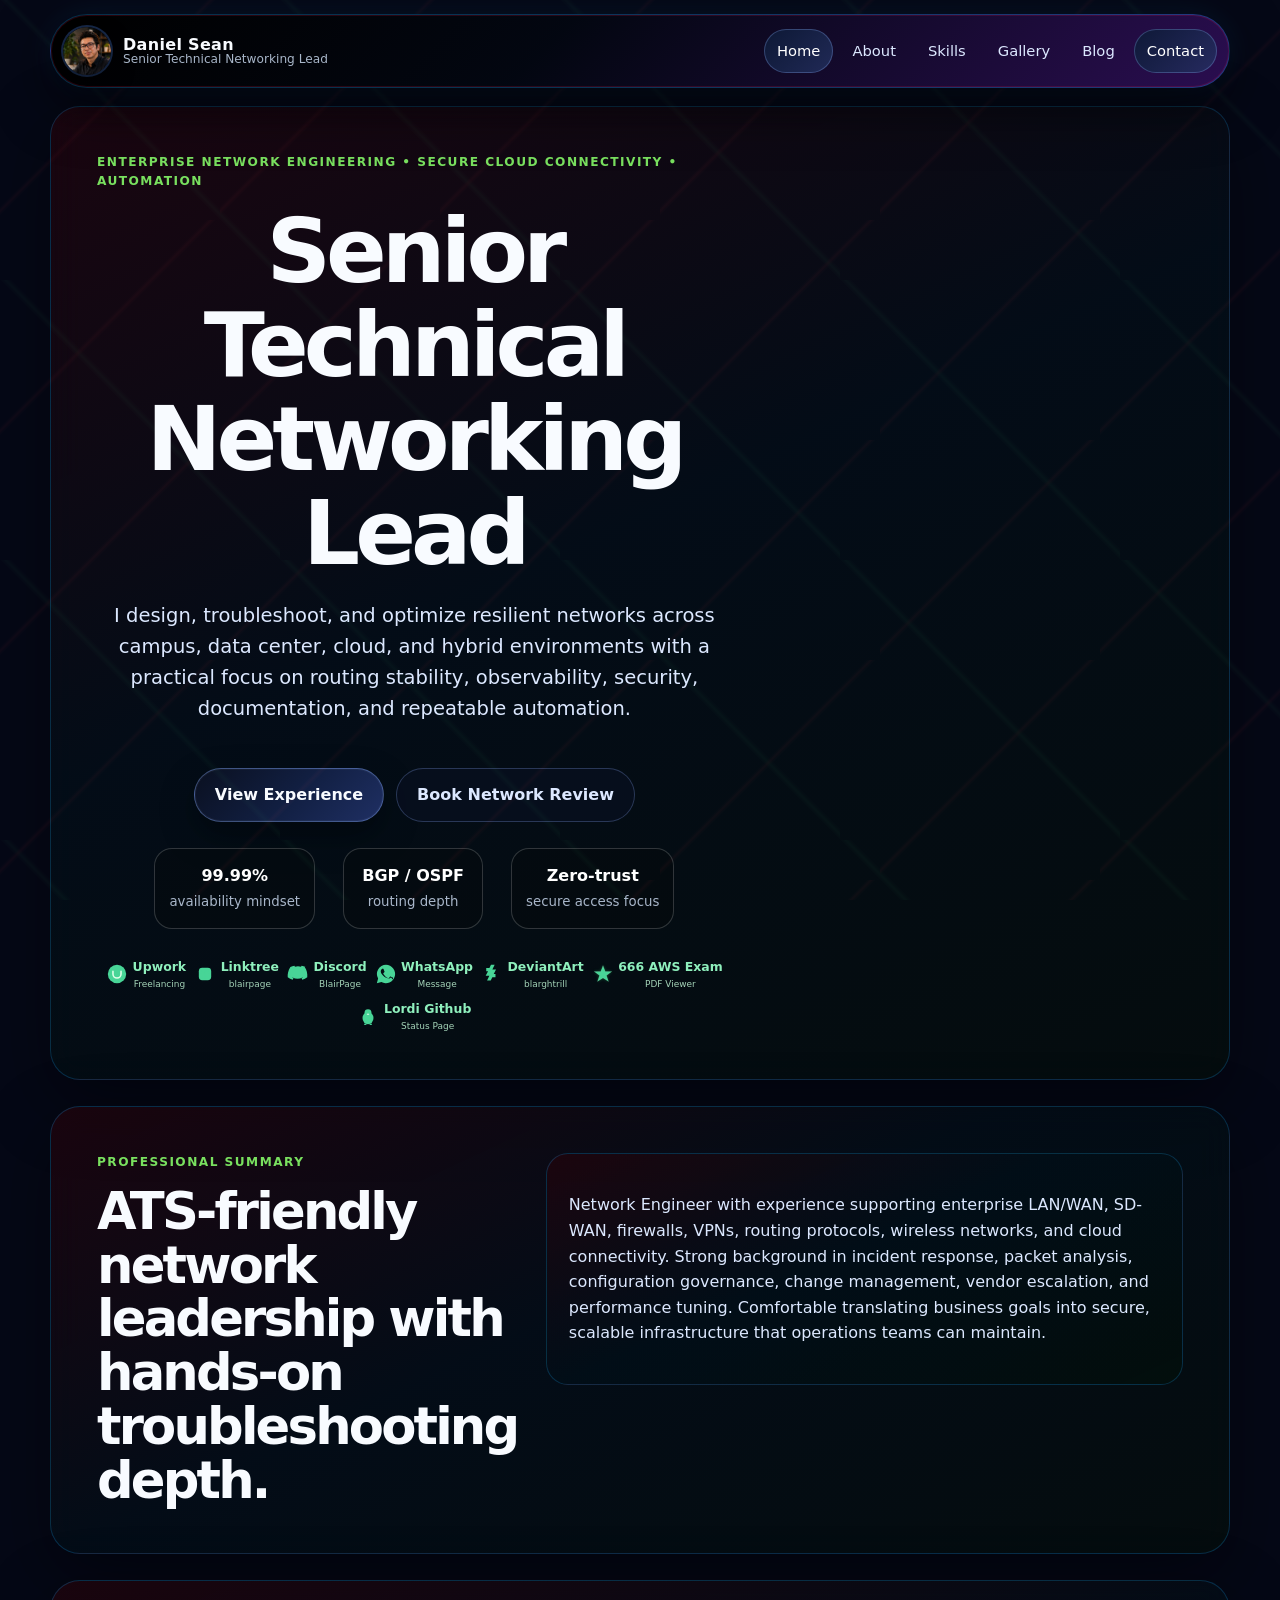
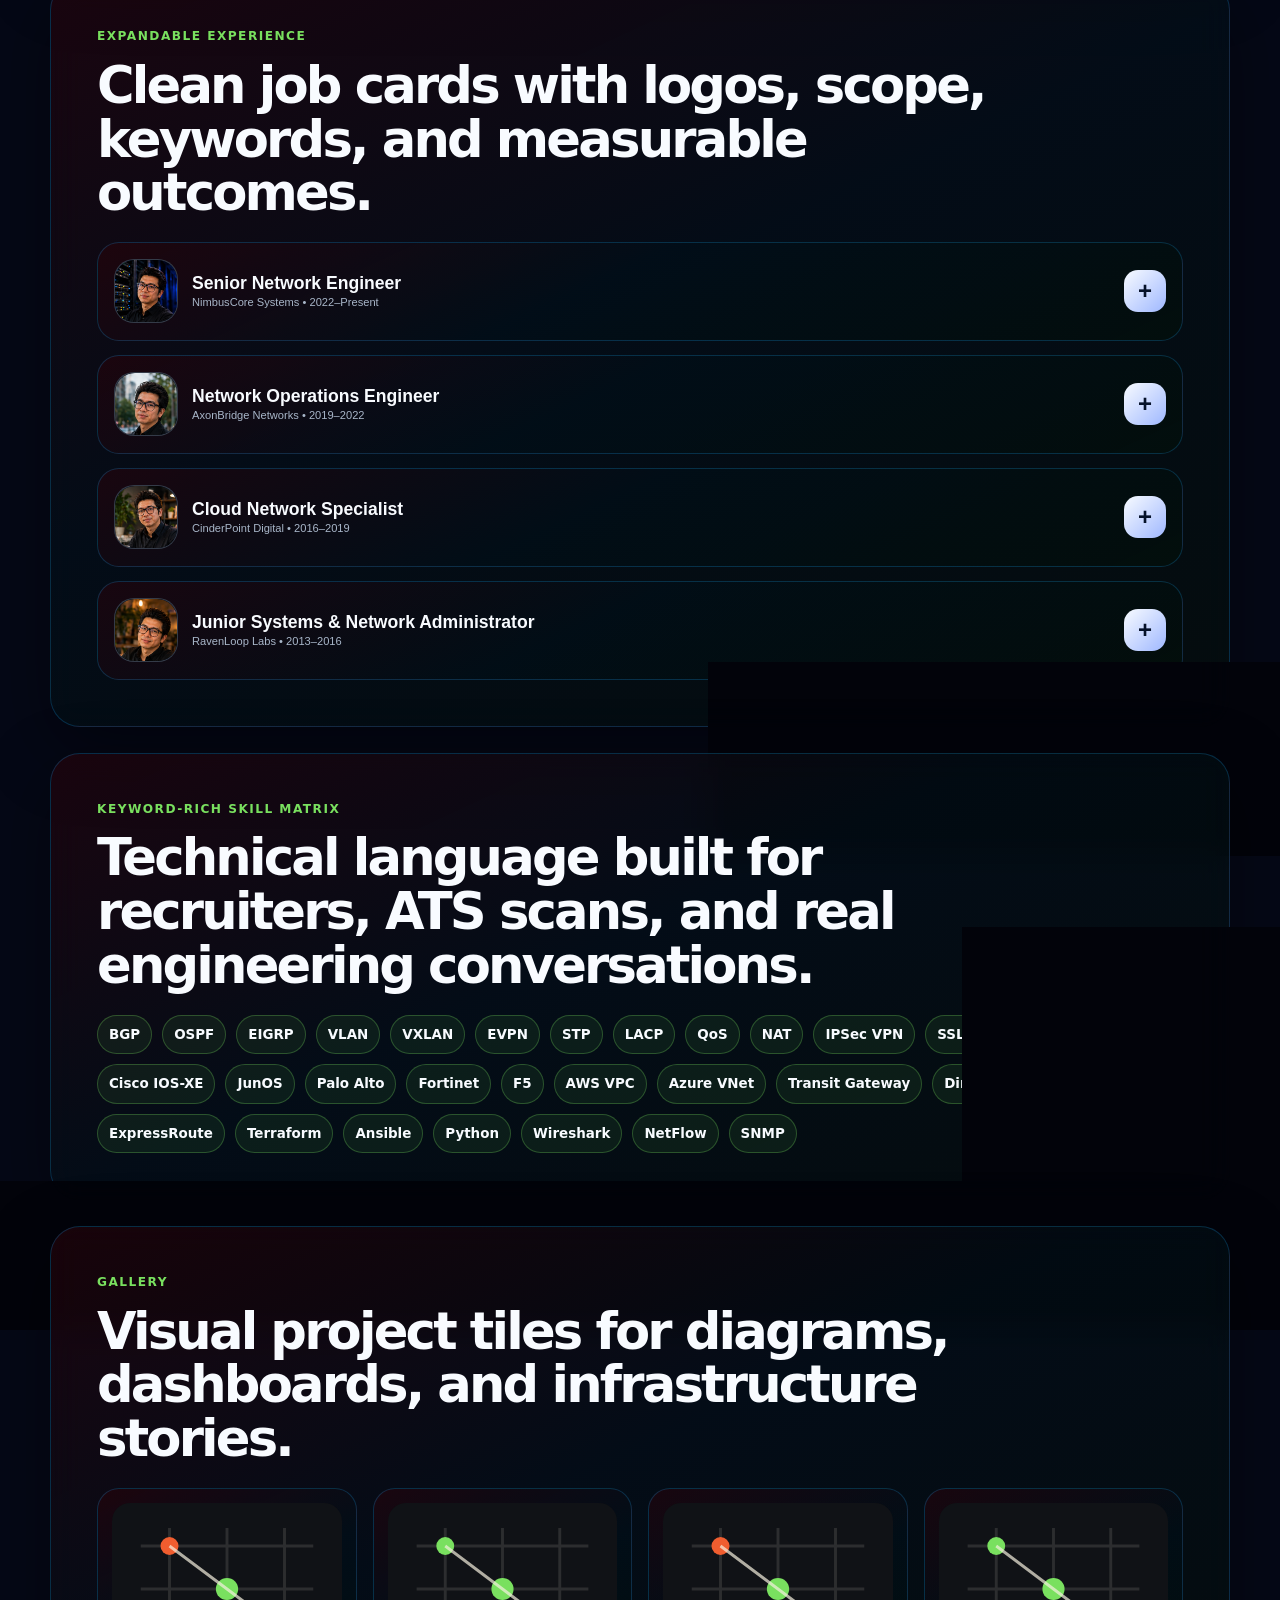
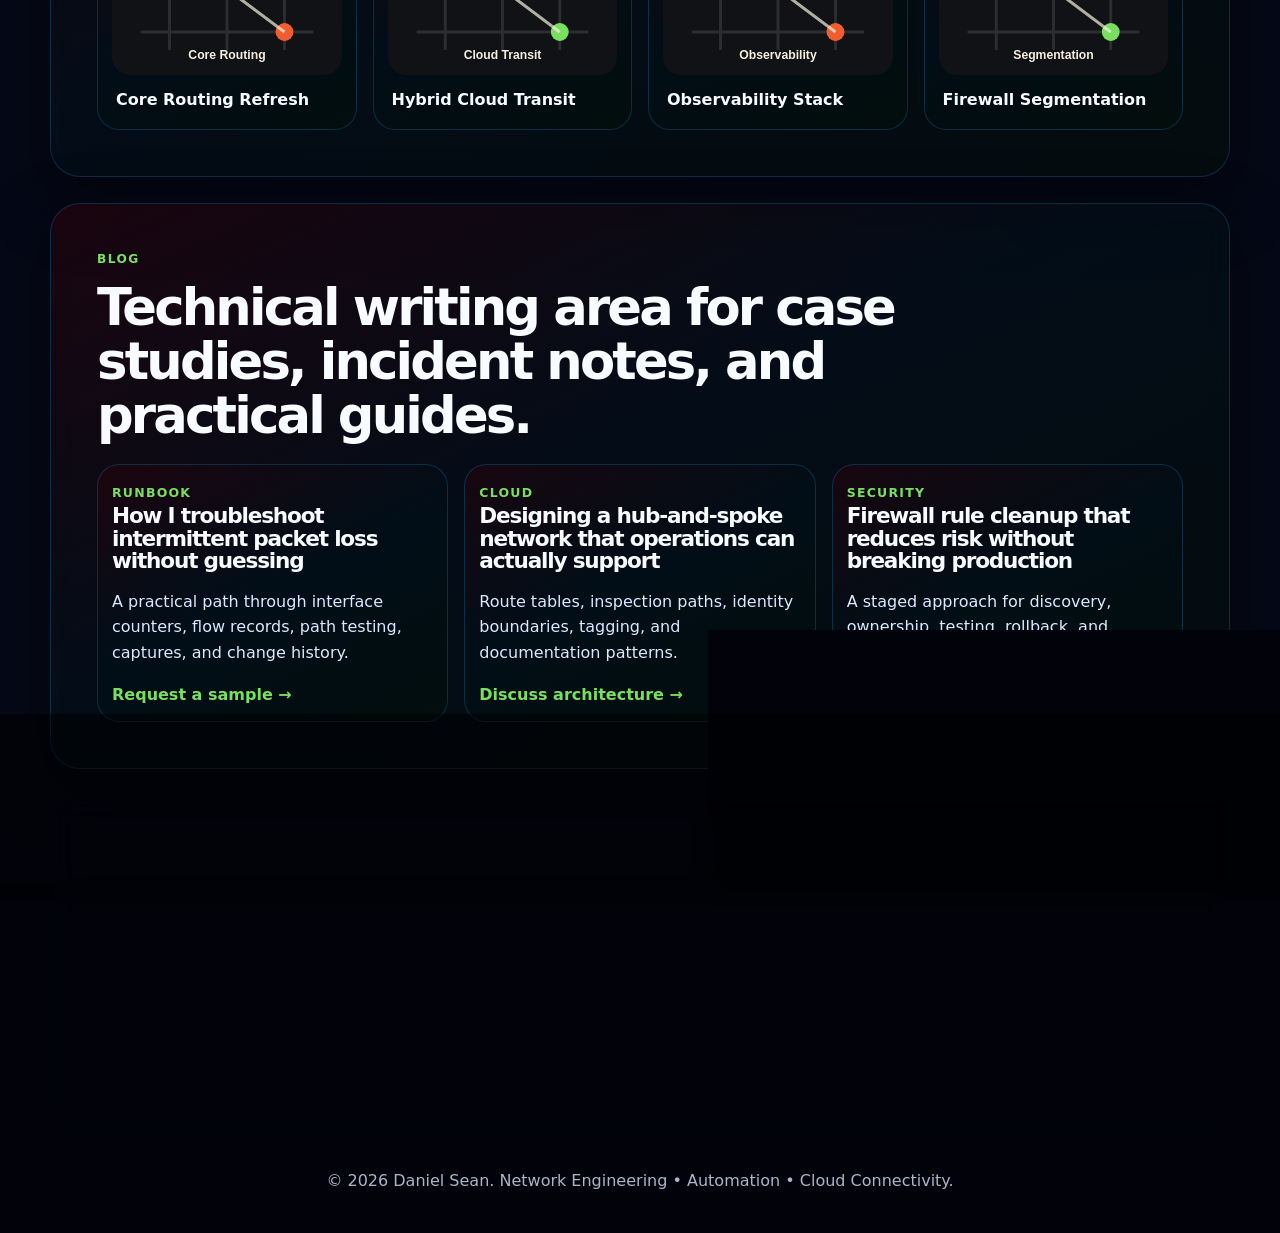
<file: index.html>
<!DOCTYPE html>
<html lang="en">
<head>
  <meta charset="UTF-8" />
  <meta name="viewport" content="width=device-width, initial-scale=1.0" />
  <title>Daniel Sean | Senior Technical Networking Lead</title>
  <meta name="description" content="ATS-friendly network engineer portfolio for enterprise routing, switching, firewalls, cloud networking, automation, wireless, observability, and secure infrastructure operations." />
  <meta name="keywords" content="Network Engineer, Cisco, Juniper, Palo Alto, Fortinet, BGP, OSPF, VLANs, VPN, SD-WAN, AWS Networking, Azure Networking, Network Automation, Python, Terraform, Ansible, DNS, DHCP, Wireshark, Zabbix, Datadog" />
  <meta property="og:title" content="Daniel Sean | Network Engineer Portfolio" />
  <meta property="og:description" content="Enterprise network engineering portfolio with infrastructure, automation, security, and cloud networking projects." />
  <meta property="og:type" content="website" />
  <link rel="icon" href="assets/img/favicon.svg" type="image/svg+xml" />
  <link rel="stylesheet" href="assets/css/styles.css" />
  <script defer src="assets/js/app.js"></script>
</head>
<body>
  <div class="mesh-bg" aria-hidden="true"></div>
  <header class="site-header">
    <a class="brand" href="index.html" aria-label="Daniel Sean home">
      <span class="brand-mark"><img src="assets/img/daniel-sean-office-network-consultant.png" alt="Daniel Sean professional headshot" /></span>
      <span class="brand-text">
        <strong>Daniel Sean</strong>
        <small>Senior Technical Networking Lead</small>
      </span>
    </a>

    <button class="menu-toggle" type="button" aria-label="Open navigation" aria-expanded="false">
      <span></span><span></span><span></span>
    </button>

    <nav class="nav-links" aria-label="Primary navigation">
      <a href="index.html">Home</a>
      <a href="about.html">About</a>
      <a href="skills.html">Skills</a>
      <a href="gallery.html">Gallery</a>
      <a href="blog.html">Blog</a>
      <a href="contact.html" class="nav-cta">Contact</a>
    </nav>
  </header>

<main id="home">
  <section class="hero section-shell hero-enhanced">

    <div class="hero-copy hero-center">

      <p class="eyebrow">
        Enterprise Network Engineering • Secure Cloud Connectivity • Automation
      </p>

      <h1>
         Senior Technical Networking Lead
      </h1>

      <p class="hero-lede">
        I design, troubleshoot, and optimize resilient networks across campus, data center, cloud,
        and hybrid environments with a practical focus on routing stability, observability, security,
        documentation, and repeatable automation.
      </p>

      <div class="hero-actions">
        <a class="btn btn-primary" href="#experience">View Experience</a>
        <a class="btn btn-secondary" href="contact.html">Book Network Review</a>
      </div>

      <div class="hero-stats" aria-label="Professional highlights">
        <span><strong>99.99%</strong><small>availability mindset</small></span>
        <span><strong>BGP / OSPF</strong><small>routing depth</small></span>
        <span><strong>Zero-trust</strong><small>secure access focus</small></span>
<!-- =========================
     SOCIAL INLINE ROW (LEFT - GREEN THEME)
     ========================= -->

<div class="brand-badge-row">

<style>
  /* FORCE SOCIAL ROW TO USE THE EXACT SAME GREEN AS .eyebrow */
  :root {
    --badge-theme-green: currentColor;
    --badge-theme-green-soft: currentColor;
  }

  .brand-badge-row {
    color: var(--badge-theme-green) !important;
  }

  .brand-badge-row .label,
  .brand-badge-row .sub {
    color: var(--badge-theme-green) !important;
  }

  .brand-badge-row .sub {
    opacity: 0.82 !important;
  }

  .brand-badge-row svg circle,
  .brand-badge-row svg rect,
  .brand-badge-row svg ellipse,
  .brand-badge-row svg path {
    fill: var(--badge-theme-green) !important;
  }

  .brand-badge-row svg path[stroke],
  .brand-badge-row svg circle[stroke],
  .brand-badge-row svg rect[stroke] {
    stroke: var(--badge-theme-green-soft) !important;
  }

  .brand-badge-row svg rect[fill="#f0eff4"],
  .brand-badge-row svg circle[fill="#f0eff4"],
  .brand-badge-row svg polygon[fill="#f0eff4"],
  .brand-badge-row svg ellipse[fill="#f0eff4"] {
    fill: var(--badge-theme-green-soft) !important;
  }

  .brand-badge-row stop:first-child {
    stop-color: var(--badge-theme-green-soft) !important;
  }

  .brand-badge-row stop:nth-child(2),
  .brand-badge-row stop:last-child {
    stop-color: var(--badge-theme-green) !important;
  }

  .brand-badge-row .badge-item:hover {
    filter:
      drop-shadow(0 8px 14px rgba(0,0,0,0.5))
      drop-shadow(0 0 10px color-mix(in srgb, var(--badge-theme-green) 45%, transparent)) !important;
  }
</style>

<script>
  (() => {
    function syncBadgeGreenToEyebrow() {
      const eyebrow = document.querySelector(".eyebrow");
      if (!eyebrow) return;

      const exactGreen = getComputedStyle(eyebrow).color;

      document.documentElement.style.setProperty("--badge-theme-green", exactGreen);
      document.documentElement.style.setProperty("--badge-theme-green-soft", exactGreen);
    }

    document.addEventListener("DOMContentLoaded", syncBadgeGreenToEyebrow);
    window.addEventListener("load", syncBadgeGreenToEyebrow);
  })();
</script>

</div>

<style>
/* === MATCH EXISTING SITE GREEN EXACTLY === */

.brand-badge-row svg circle,
.brand-badge-row svg rect,
.brand-badge-row svg ellipse,
.brand-badge-row svg path {
  fill: #48d597 !important; /* your real site green */
}

/* inner white shapes stay clean */
.brand-badge-row svg rect[fill="#f0eff4"],
.brand-badge-row svg circle[fill="#f0eff4"],
.brand-badge-row svg polygon[fill="#f0eff4"],
.brand-badge-row svg ellipse[fill="#f0eff4"] {
  fill: #eafff1 !important;
}

/* strokes */
.brand-badge-row svg path[stroke],
.brand-badge-row svg circle[stroke],
.brand-badge-row svg rect[stroke] {
  stroke: #dfffe8 !important;
}

/* gradients (666 badge etc) */
.brand-badge-row stop:first-child {
  stop-color: #eafff1 !important;
}
.brand-badge-row stop:nth-child(2) {
  stop-color: #8ff0bd !important;
}
.brand-badge-row stop:last-child {
  stop-color: #48d597 !important;
}

/* text */
.brand-badge-row .label {
  color: #8ff0bd !important;
}

.brand-badge-row .sub {
  color: #c8ffdc !important;
  opacity: 0.82 !important;
}

/* hover (match your glow) */
.brand-badge-row .badge-item:hover {
  filter:
    drop-shadow(0 8px 14px rgba(0,0,0,0.5))
    drop-shadow(0 0 10px rgba(70,255,160,0.28)) !important;
}
</style>
      </div>

     <!-- =========================
     SOCIAL INLINE ROW (LEFT - GREEN THEME)
     ========================= -->

<div class="brand-badge-row">

  <!-- =========================
     SOCIAL INLINE ROW (CENTERED SMALL - GREEN THEME)
     ========================= -->

<div class="brand-badge-row">

  <!-- ===== UPWORK ===== -->
  <a href="https://www.upwork.com/freelancers/~016bcaceaa7f29db64"
     target="_blank"
     rel="noopener"
     class="badge-item compact-badge">

    <span class="icon-wrap">
      <svg viewBox="0 0 24 24" fill="none">
        <circle cx="12" cy="12" r="10" fill="#48d597"></circle>
        <path d="M7.6 8.9v3.1a4.4 4.4 0 0 0 8.8 0V8.9"
              stroke="#eafff1"
              stroke-width="1.7"
              stroke-linecap="round"/>
      </svg>
    </span>

    <span class="copy">
      <span class="label">Upwork</span>
      <span class="sub">Freelancing</span>
    </span>

  </a>


  <!-- ===== LINKTREE ===== -->
  <a href="https://linktr.ee/blairpage"
     target="_blank"
     rel="noopener noreferrer"
     class="badge-item compact-badge">

    <span class="icon-wrap">
      <svg viewBox="0 0 128 128">
        <rect x="28" y="28" width="72" height="72" rx="20" fill="#48d597"></rect>
        <g transform="translate(64 61) scale(0.85)">
          <rect x="-5" y="-28" width="10" height="56" rx="5" fill="#eafff1"></rect>
          <rect x="-28" y="-5" width="56" height="10" rx="5" fill="#eafff1"></rect>
          <rect x="-5" y="-28" width="10" height="30" rx="5" transform="rotate(-45)" fill="#eafff1"></rect>
          <rect x="-5" y="-28" width="10" height="30" rx="5" transform="rotate(45)" fill="#eafff1"></rect>
          <rect x="-5" y="18" width="10" height="18" rx="5" fill="#eafff1"></rect>
        </g>
      </svg>
    </span>

    <span class="copy">
      <span class="label">Linktree</span>
      <span class="sub">blairpage</span>
    </span>

  </a>


  <!-- ===== DISCORD ===== -->
  <a href="#"
     class="badge-item compact-badge"
     title="Discord: BlairPage">

    <span class="icon-wrap">
      <svg viewBox="0 0 24 24" fill="#48d597">
        <path d="M20.3 4.3A17.7 17.7 0 0 0 15.9 3c-.2.3-.4.7-.6 1a16.6 16.6 0 0 0-6.6 0c-.2-.3-.4-.7-.6-1a17.7 17.7 0 0 0-4.4 1.3C1.3 8.1.5 11.8.8 15.5a17.8 17.8 0 0 0 5.4 2.7c.4-.5.7-1 .9-1.6-.5-.2-1-.4-1.4-.6.1-.1.2-.2.3-.3a12.2 12.2 0 0 0 11 0l.3.3c-.5.2-1 .4-1.5.6.3.6.6 1.1.9 1.6a17.8 17.8 0 0 0 5.4-2.7c.4-4.3-.6-8-2.8-11.2Z"/>
      </svg>
    </span>

    <span class="copy">
      <span class="label">Discord</span>
      <span class="sub">BlairPage</span>
    </span>

  </a>


  <!-- ===== WHATSAPP ===== -->
  <a href="https://wa.me/16502489346"
     target="_blank"
     rel="noopener noreferrer"
     class="badge-item compact-badge">

    <span class="icon-wrap">
      <svg viewBox="0 0 24 24" fill="#48d597">
        <path d="M12 2a10 10 0 0 0-8.6 15l-1.4 5 5-1.3A10 10 0 1 0 12 2Zm5.4 13.6c-.2.6-1.3 1.1-1.8 1.2-.5.1-1.2.2-3.5-.7-2.8-1.1-4.6-3.9-4.7-4-.1-.2-1.1-1.5-1.1-2.9s.7-2.1 1-2.4c.2-.3.6-.4.8-.4h.6c.2 0 .5 0 .7.5.2.6.8 2 .9 2.2.1.2.1.4 0 .6-.1.2-.2.4-.4.6l-.6.7c-.2.2-.4.4-.2.8.2.4 1 1.7 2.2 2.8 1.5 1.3 2.7 1.7 3.1 1.9.4.2.6.2.8-.1.2-.3.9-1 1.1-1.4.2-.3.4-.3.7-.2.3.1 1.9.9 2.2 1.1.3.2.5.3.5.5 0 .2-.1.9-.3 1.5Z"/>
      </svg>
    </span>

    <span class="copy">
      <span class="label">WhatsApp</span>
      <span class="sub">Message</span>
    </span>

  </a>


  <!-- ===== DEVIANTART ===== -->
  <a href="https://www.deviantart.com/blarghtrill"
     target="_blank"
     rel="noopener noreferrer"
     class="badge-item compact-badge">

    <span class="icon-wrap">
      <svg viewBox="0 0 24 24" fill="#48d597">
        <path d="M14.9 2H10.9L9.2 5.5H5.7V9H7.7L5.1 14H9.1L6.6 19H10.6L12.4 15.5H15.8V12H13.9L16.4 7H12.4L14.9 2Z"/>
      </svg>
    </span>

    <span class="copy">
      <span class="label">DeviantArt</span>
      <span class="sub">blarghtrill</span>
    </span>

  </a>


  <!-- ===== 666 AWS EXAM ===== -->
  <a href="https://blairyfairy.github.io/BlairPage/aws_exam_results_pdf_viewer.html"
     target="_blank"
     rel="noopener noreferrer"
     class="badge-item compact-badge"
     title="666 AWS Exam">

    <span class="icon-wrap">
      <svg viewBox="0 0 64 64" aria-hidden="true" xmlns="http://www.w3.org/2000/svg">
        <defs>
          <linearGradient id="heartagramBadgeFillGreen" x1="0%" y1="0%" x2="100%" y2="100%">
            <stop offset="0%" stop-color="#eafff1"/>
            <stop offset="52%" stop-color="#4ade80"/>
            <stop offset="100%" stop-color="#15803d"/>
          </linearGradient>
        </defs>

        <path
          d="M32 7
             L38.6 24.9
             L57.7 24.9
             L42.2 36.2
             L48.2 54
             L32 43.4
             L15.8 54
             L21.8 36.2
             L6.3 24.9
             L25.4 24.9
             Z"
          fill="url(#heartagramBadgeFillGreen)"
          stroke="#eafff1"
          stroke-opacity="0.34"
          stroke-width="0.8"
          stroke-linejoin="round"
          style="filter:drop-shadow(0 0 4px rgba(34,197,94,.38));"
        />
      </svg>
    </span>

    <span class="copy">
      <span class="label">666 AWS Exam</span>
      <span class="sub">PDF Viewer</span>
    </span>

  </a>


  <!-- ===== LORDI GITHUB STATUS ===== -->
  <a href="https://blairyfairy.github.io/BlairPage/linux_lordi_github_page.html"
     target="_blank"
     rel="noopener noreferrer"
     class="badge-item compact-badge"
     title="Lordi GitHub Status Page">

    <span class="icon-wrap">
      <svg viewBox="0 0 64 64" xmlns="http://www.w3.org/2000/svg">
        <ellipse cx="32" cy="38" rx="16" ry="18" fill="#48d597"/>
        <ellipse cx="32" cy="42" rx="10" ry="12" fill="#eafff1"/>
        <circle cx="32" cy="22" r="10" fill="#48d597"/>
        <circle cx="28" cy="21" r="2" fill="#eafff1"/>
        <circle cx="36" cy="21" r="2" fill="#eafff1"/>
        <polygon points="32,24 28,28 36,28" fill="#eafff1"/>
        <ellipse cx="24" cy="56" rx="4" ry="2" fill="#48d597"/>
        <ellipse cx="40" cy="56" rx="4" ry="2" fill="#48d597"/>
      </svg>
    </span>

    <span class="copy">
      <span class="label">Lordi Github</span>
      <span class="sub">Status Page</span>
    </span>

  </a>
</div>

<style>
/* ===== FORCE EVERYTHING TO USE EXACT EYEBROW COLOR ===== */

:root {
  --real-green: #00ff00; /* temporary fallback */
}

/* TEXT */
.brand-badge-row .label,
.brand-badge-row .sub {
  color: var(--real-green) !important;
}

/* ICON SHAPES (OVERRIDE INLINE SVG COLORS) */
.brand-badge-row svg * {
  fill: var(--real-green) !important;
}

/* INNER WHITE PARTS (restore contrast) */
.brand-badge-row svg [fill="#f0eff4"],
.brand-badge-row svg [fill="#eafff1"] {
  fill: #eafff1 !important;
}

/* STROKES */
.brand-badge-row svg [stroke] {
  stroke: #eafff1 !important;
}

/* GRADIENT FIX */
.brand-badge-row stop {
  stop-color: var(--real-green) !important;
}

/* HOVER */
.brand-badge-row .badge-item:hover {
  filter:
    drop-shadow(0 8px 14px rgba(0,0,0,0.5))
    drop-shadow(0 0 12px var(--real-green)) !important;
}
</style>

<script>
/* ===== FORCE SYNC WITH ACTUAL SITE GREEN ===== */
(function () {
  function forceExactGreen() {
    const eyebrow = document.querySelector(".eyebrow");
    if (!eyebrow) return;

    const realColor = getComputedStyle(eyebrow).color;

    document.documentElement.style.setProperty("--real-green", realColor);
  }

  // run multiple times to beat load timing issues
  document.addEventListener("DOMContentLoaded", forceExactGreen);
  window.addEventListener("load", forceExactGreen);
  setTimeout(forceExactGreen, 100);
  setTimeout(forceExactGreen, 500);
})();
</script>

<style>

/* ===== ROW (CENTERED) ===== */
.brand-badge-row {
  display: flex;
  align-items: center;
  justify-content: center;
  gap: 0.28rem;
  flex-wrap: wrap;
  width: 100%;
}

/* ===== ITEMS ===== */
.badge-item {
  display: inline-flex;
  align-items: center;
  text-decoration: none;
  transition: transform 0.2s ease, filter 0.2s ease;
}

/* ===== HOVER ===== */
.badge-item:hover {
  transform: translateY(-3px);
  filter:
    drop-shadow(0 8px 14px rgba(0,0,0,0.5))
    drop-shadow(0 0 10px rgba(34,197,94,0.35));
}

/* ===== ICON SMALLER ===== */
.icon-wrap {
  width: 22px;
  height: 22px;
  flex: 0 0 22px;
}

.icon-wrap svg {
  width: 22px;
  height: 22px;
}

/* ===== TEXT SMALLER ===== */
.copy {
  display: flex;
  flex-direction: column;
  margin-left: 0.28rem;
}

.label {
  color: #4ade80;
  font-weight: 700;
  font-size: 0.78rem;
}

.sub {
  color: #bbf7d0;
  opacity: 0.8;
  font-size: 0.56rem;
}

/* ===== RESPONSIVE ===== */
@media (max-width: 768px) {
  .brand-badge-row {
    justify-content: center;
  }
}

@media (max-width: 480px) {
  .brand-badge-row {
    display: flex;
    flex-wrap: wrap;
    justify-content: center;
    gap: 0.5rem;
    max-width: 260px;
    margin: 0 auto;
  }

  .badge-item {
    flex: 0 0 auto;
  }
}

</style>


</div>

    </section>

    <section id="about" class="section-shell split-section">
      <div>
        <p class="eyebrow">Professional Summary</p>
        <h2>ATS-friendly network leadership with hands-on troubleshooting depth.</h2>
      </div>
      <div class="prose-card">
        <p>
          Network Engineer with experience supporting enterprise LAN/WAN, SD-WAN, firewalls, VPNs,
          routing protocols, wireless networks, and cloud connectivity. Strong background in incident
          response, packet analysis, configuration governance, change management, vendor escalation,
          and performance tuning. Comfortable translating business goals into secure, scalable
          infrastructure that operations teams can maintain.
        </p>
      </div>
    </section>

    <section id="experience" class="section-shell">
      <div class="section-heading">
        <p class="eyebrow">Expandable Experience</p>
        <h2>Clean job cards with logos, scope, keywords, and measurable outcomes.</h2>
      </div>

      <div class="accordion-grid">
        <article class="job-card">
          <button class="job-toggle" type="button" aria-expanded="false">
            <span class="job-logo"><img src="assets/img/daniel-sean-server-room-network-engineer.png" alt="Daniel Sean network engineer in server room" /></span>
            <span class="job-title">
              <strong>Senior Network Engineer</strong>
              <small>NimbusCore Systems • 2022–Present</small>
            </span>
            <span class="job-plus">+</span>
          </button>
          <div class="job-panel">
            <p>Owns hybrid network architecture for multi-site enterprise environments, including redundant WAN, cloud transit, SD-WAN overlays, firewall segmentation, VPN access, and routing policy.</p>
            <ul>
              <li>Improved routing stability across BGP and OSPF domains through standardized prefix policy, route filtering, and documented failover design.</li>
              <li>Built reusable Ansible and Python workflows for device backups, interface audits, VLAN validation, and configuration drift reporting.</li>
              <li>Partnered with security teams on firewall rule cleanup, zero-trust access patterns, IPSec tunnels, and least-privilege network segmentation.</li>
            </ul>
          </div>
        </article>

        <article class="job-card">
          <button class="job-toggle" type="button" aria-expanded="false">
            <span class="job-logo"><img src="assets/img/daniel-sean-enterprise-edge-city.png" alt="Daniel Sean enterprise edge network engineer portrait" /></span>
            <span class="job-title">
              <strong>Network Operations Engineer</strong>
              <small>AxonBridge Networks • 2019–2022</small>
            </span>
            <span class="job-plus">+</span>
          </button>
          <div class="job-panel">
            <p>Supported production network operations for data center, campus, wireless, and customer-facing services with on-call escalation ownership.</p>
            <ul>
              <li>Reduced repeat incidents by improving monitoring thresholds, runbooks, interface descriptions, and event correlation across SNMP, syslog, NetFlow, and packet captures.</li>
              <li>Troubleshot complex latency, asymmetric routing, MTU, DNS, DHCP, NAT, and VPN issues using Wireshark, traceroute, tcpdump, and vendor telemetry.</li>
              <li>Coordinated maintenance windows for switch refreshes, firewall upgrades, wireless controller changes, and redundant circuit cutovers.</li>
            </ul>
          </div>
        </article>

        <article class="job-card">
          <button class="job-toggle" type="button" aria-expanded="false">
            <span class="job-logo"><img src="assets/img/daniel-sean-office-network-consultant.png" alt="Daniel Sean office network consultant portrait" /></span>
            <span class="job-title">
              <strong>Cloud Network Specialist</strong>
              <small>CinderPoint Digital • 2016–2019</small>
            </span>
            <span class="job-plus">+</span>
          </button>
          <div class="job-panel">
            <p>Designed and supported cloud networking patterns for AWS and Azure environments, including VPC/VNet design, private connectivity, load balancing, DNS, security groups, and network ACLs.</p>
            <ul>
              <li>Implemented scalable hub-and-spoke patterns for shared services, inspection, private routing, and secure application segmentation.</li>
              <li>Worked with Terraform modules to standardize subnets, route tables, gateways, peering, private endpoints, and tagging.</li>
              <li>Collaborated with DevOps teams to diagnose service reachability, TLS, load balancer health checks, and container networking failures.</li>
            </ul>
          </div>
        </article>

        <article class="job-card">
          <button class="job-toggle" type="button" aria-expanded="false">
            <span class="job-logo"><img src="assets/img/daniel-sean-warm-office-portrait.png" alt="Daniel Sean warm office professional portrait" /></span>
            <span class="job-title">
              <strong>Junior Systems & Network Administrator</strong>
              <small>RavenLoop Labs • 2013–2016</small>
            </span>
            <span class="job-plus">+</span>
          </button>
          <div class="job-panel">
            <p>Provided hands-on support for switches, routers, Windows/Linux systems, access points, endpoint connectivity, documentation, and help desk escalations.</p>
            <ul>
              <li>Maintained VLANs, switch ports, DHCP scopes, DNS records, site-to-site VPNs, and network diagrams.</li>
              <li>Assisted with hardware lifecycle work, rack diagrams, patch panels, cable labeling, and asset inventory.</li>
              <li>Created repeatable troubleshooting notes for common access, printer, wireless, and remote connectivity problems.</li>
            </ul>
          </div>
        </article>
      </div>
    </section>

    <section id="skills" class="section-shell">
      <div class="section-heading">
        <p class="eyebrow">Keyword-Rich Skill Matrix</p>
        <h2>Technical language built for recruiters, ATS scans, and real engineering conversations.</h2>
      </div>
      <div class="skill-cloud">
        <span>BGP</span><span>OSPF</span><span>EIGRP</span><span>VLAN</span><span>VXLAN</span><span>EVPN</span>
        <span>STP</span><span>LACP</span><span>QoS</span><span>NAT</span><span>IPSec VPN</span><span>SSL VPN</span>
        <span>SD-WAN</span><span>Cisco IOS-XE</span><span>JunOS</span><span>Palo Alto</span><span>Fortinet</span><span>F5</span>
        <span>AWS VPC</span><span>Azure VNet</span><span>Transit Gateway</span><span>Direct Connect</span><span>ExpressRoute</span>
        <span>Terraform</span><span>Ansible</span><span>Python</span><span>Wireshark</span><span>NetFlow</span><span>SNMP</span>
      </div>
    </section>

    <section id="gallery" class="section-shell">
      <div class="section-heading">
        <p class="eyebrow">Gallery</p>
        <h2>Visual project tiles for diagrams, dashboards, and infrastructure stories.</h2>
      </div>
      <div class="gallery-grid">
        <figure><img src="assets/img/gallery-core.svg" alt="Core routing diagram preview" /><figcaption>Core Routing Refresh</figcaption></figure>
        <figure><img src="assets/img/gallery-cloud.svg" alt="Cloud network diagram preview" /><figcaption>Hybrid Cloud Transit</figcaption></figure>
        <figure><img src="assets/img/gallery-observe.svg" alt="Monitoring dashboard preview" /><figcaption>Observability Stack</figcaption></figure>
        <figure><img src="assets/img/gallery-secure.svg" alt="Secure segmentation preview" /><figcaption>Firewall Segmentation</figcaption></figure>
      </div>
    </section>

    <section id="blog" class="section-shell">
      <div class="section-heading">
        <p class="eyebrow">Blog</p>
        <h2>Technical writing area for case studies, incident notes, and practical guides.</h2>
      </div>
      <div class="blog-grid">
        <article>
          <span>Runbook</span>
          <h3>How I troubleshoot intermittent packet loss without guessing</h3>
          <p>A practical path through interface counters, flow records, path testing, captures, and change history.</p>
          <a href="contact.html">Request a sample →</a>
        </article>
        <article>
          <span>Cloud</span>
          <h3>Designing a hub-and-spoke network that operations can actually support</h3>
          <p>Route tables, inspection paths, identity boundaries, tagging, and documentation patterns.</p>
          <a href="contact.html">Discuss architecture →</a>
        </article>
        <article>
          <span>Security</span>
          <h3>Firewall rule cleanup that reduces risk without breaking production</h3>
          <p>A staged approach for discovery, ownership, testing, rollback, and governance.</p>
          <a href="contact.html">Plan a review →</a>
        </article>
      </div>
    </section>

    <section id="contact" class="section-shell contact-panel">
      <div>
        <p class="eyebrow">Available for Consulting</p>
        <h2>Need a stable network, cleaner diagrams, or a faster escalation path?</h2>
        <p>Use this area for email, LinkedIn, GitHub, resume PDF, booking links, or a contact form service.</p>
      </div>
      <div class="contact-actions">
        <a class="btn btn-primary" href="mailto:daniel.sean@example.com">daniel.sean@example.com</a>
      </div>
    </section>
  </main>
<style>
  html,
  body {
    background-color: #050816 !important;
    background: #050816 !important;
    min-height: 100%;
    overflow-x: hidden;
  }

  body::before {
    content: "";
    position: fixed;
    inset: 0;
    z-index: -9999;
    pointer-events: none;
    background:
      radial-gradient(circle at 20% 10%, rgba(88, 166, 255, 0.18), transparent 32%),
      radial-gradient(circle at 80% 0%, rgba(177, 108, 255, 0.14), transparent 34%),
      linear-gradient(135deg, #050816 0%, #08111f 48%, #030712 100%);
    transform: translateZ(0);
    backface-visibility: hidden;
  }

  .mesh-bg {
    position: fixed !important;
    inset: 0 !important;
    min-height: 100vh !important;
    width: 100vw !important;
    pointer-events: none !important;
    z-index: -2 !important;
    transform: translateZ(0) !important;
    backface-visibility: hidden !important;
    will-change: transform !important;
  }

  main,
  section,
  .section-shell,
  .hero,
  .site-header,
  footer {
    transform: translateZ(0);
    backface-visibility: hidden;
  }

  img,
  svg {
    backface-visibility: hidden;
    transform: translateZ(0);
  }

  @media (max-width: 768px) {
    html,
    body {
      background-color: #050816 !important;
    }

    body::before {
      position: fixed;
      min-height: 100svh;
    }
  }
</style>
  <button class="scroll-top-btn" type="button" aria-label="Scroll to top">▲</button>

  <footer>
    <p>© <span id="year"></span> Daniel Sean. Network Engineering • Automation • Cloud Connectivity.</p>
  </footer>
<style>
  /* HERO CONTENT: keep same container, stop left-aligning inside it */
  .hero .hero-copy {
    width: 100% !important;
    max-width: 100% !important;
    text-align: center !important;
    align-items: center !important;
    margin-left: auto !important;
    margin-right: auto !important;
  }

  .hero .eyebrow,
  .hero h1,
  .hero .hero-lede {
    text-align: center !important;
    margin-left: auto !important;
    margin-right: auto !important;
  }

  .hero .hero-lede {
    max-width: 980px !important;
  }

  .hero .hero-actions {
    justify-content: center !important;
    align-items: center !important;
  }

  .hero .hero-stats {
    width: 100% !important;
    justify-content: center !important;
    align-items: stretch !important;
    text-align: center !important;
  }

  .hero .hero-stats span {
    align-items: center !important;
    text-align: center !important;
  }

  /* SOCIAL ICON ROW: same size/layout, theme-matched green accents */
  .brand-badge-row {
    justify-content: center !important;
    align-items: center !important;
  }

  .badge-item.compact-badge {
    color: #dfffe8 !important;
    border-radius: 999px !important;
  }

  .badge-item.compact-badge:hover {
    transform: translateY(-3px) scale(1.025) !important;
    filter:
      drop-shadow(0 8px 14px rgba(0,0,0,0.5))
      drop-shadow(0 0 10px rgba(70,255,160,0.28)) !important;
  }

  .badge-item.compact-badge .icon-wrap svg circle,
  .badge-item.compact-badge .icon-wrap svg rect,
  .badge-item.compact-badge .icon-wrap svg ellipse,
  .badge-item.compact-badge .icon-wrap svg path {
    fill: #48d597 !important;
  }

  .badge-item.compact-badge .icon-wrap svg path[stroke],
  .badge-item.compact-badge .icon-wrap svg circle[stroke],
  .badge-item.compact-badge .icon-wrap svg rect[stroke] {
    stroke: #dfffe8 !important;
  }

  .badge-item.compact-badge .icon-wrap svg path[fill="#f0eff4"],
  .badge-item.compact-badge .icon-wrap svg circle[fill="#f0eff4"],
  .badge-item.compact-badge .icon-wrap svg rect[fill="#f0eff4"],
  .badge-item.compact-badge .icon-wrap svg polygon[fill="#f0eff4"],
  .badge-item.compact-badge .icon-wrap svg ellipse[fill="#f0eff4"] {
    fill: #eafff1 !important;
  }

  .badge-item.compact-badge .label {
    color: #8ff0bd !important;
  }

  .badge-item.compact-badge .sub {
    color: #c8ffdc !important;
    opacity: 0.82 !important;
  }

  @media (max-width: 768px) {
    .hero .hero-copy,
    .hero .eyebrow,
    .hero h1,
    .hero .hero-lede {
      text-align: center !important;
    }

    .hero .hero-actions,
    .hero .hero-stats {
      justify-content: center !important;
    }
  }
</style>
  <style>
/* =========================
   FINAL HERO LAYOUT FIX
   (DO NOT MODIFY EXISTING CODE)
   ========================= */

/* allow full usable width inside hero */
.hero .hero-copy {
  width: 100% !important;
  max-width: 1200px !important;
  margin: 0 auto !important;
  display: flex !important;
  flex-direction: column !important;
}

/* ONLY THIS LINE LEFT */
.hero .eyebrow {
  text-align: left !important;
  width: 100% !important;
}

/* EVERYTHING ELSE CENTERED + FULL WIDTH */
.hero h1,
.hero .hero-lede,
.hero .hero-actions,
.hero .hero-stats,
.hero .brand-badge-row {
  width: 100% !important;
  text-align: center !important;
  justify-content: center !important;
  margin-left: auto !important;
  margin-right: auto !important;
}

/* paragraph should actually expand */
.hero .hero-lede {
  max-width: 900px !important;
}

/* buttons */
.hero .hero-actions {
  display: flex !important;
  flex-wrap: wrap !important;
  gap: 12px !important;
}

/* stats */
.hero .hero-stats {
  display: flex !important;
  flex-wrap: wrap !important;
  gap: 28px !important;
}

/* social row */
.hero .brand-badge-row {
  display: flex !important;
  flex-wrap: wrap !important;
  gap: 8px !important;
}

/* MOBILE */
@media (max-width: 768px) {
  .hero .hero-copy {
    padding: 0 16px !important;
  }

  .hero h1,
  .hero .hero-lede,
  .hero .hero-actions,
  .hero .hero-stats,
  .hero .brand-badge-row {
    text-align: center !important;
    justify-content: center !important;
  }
}
</style>
</body>
</html>
</file>
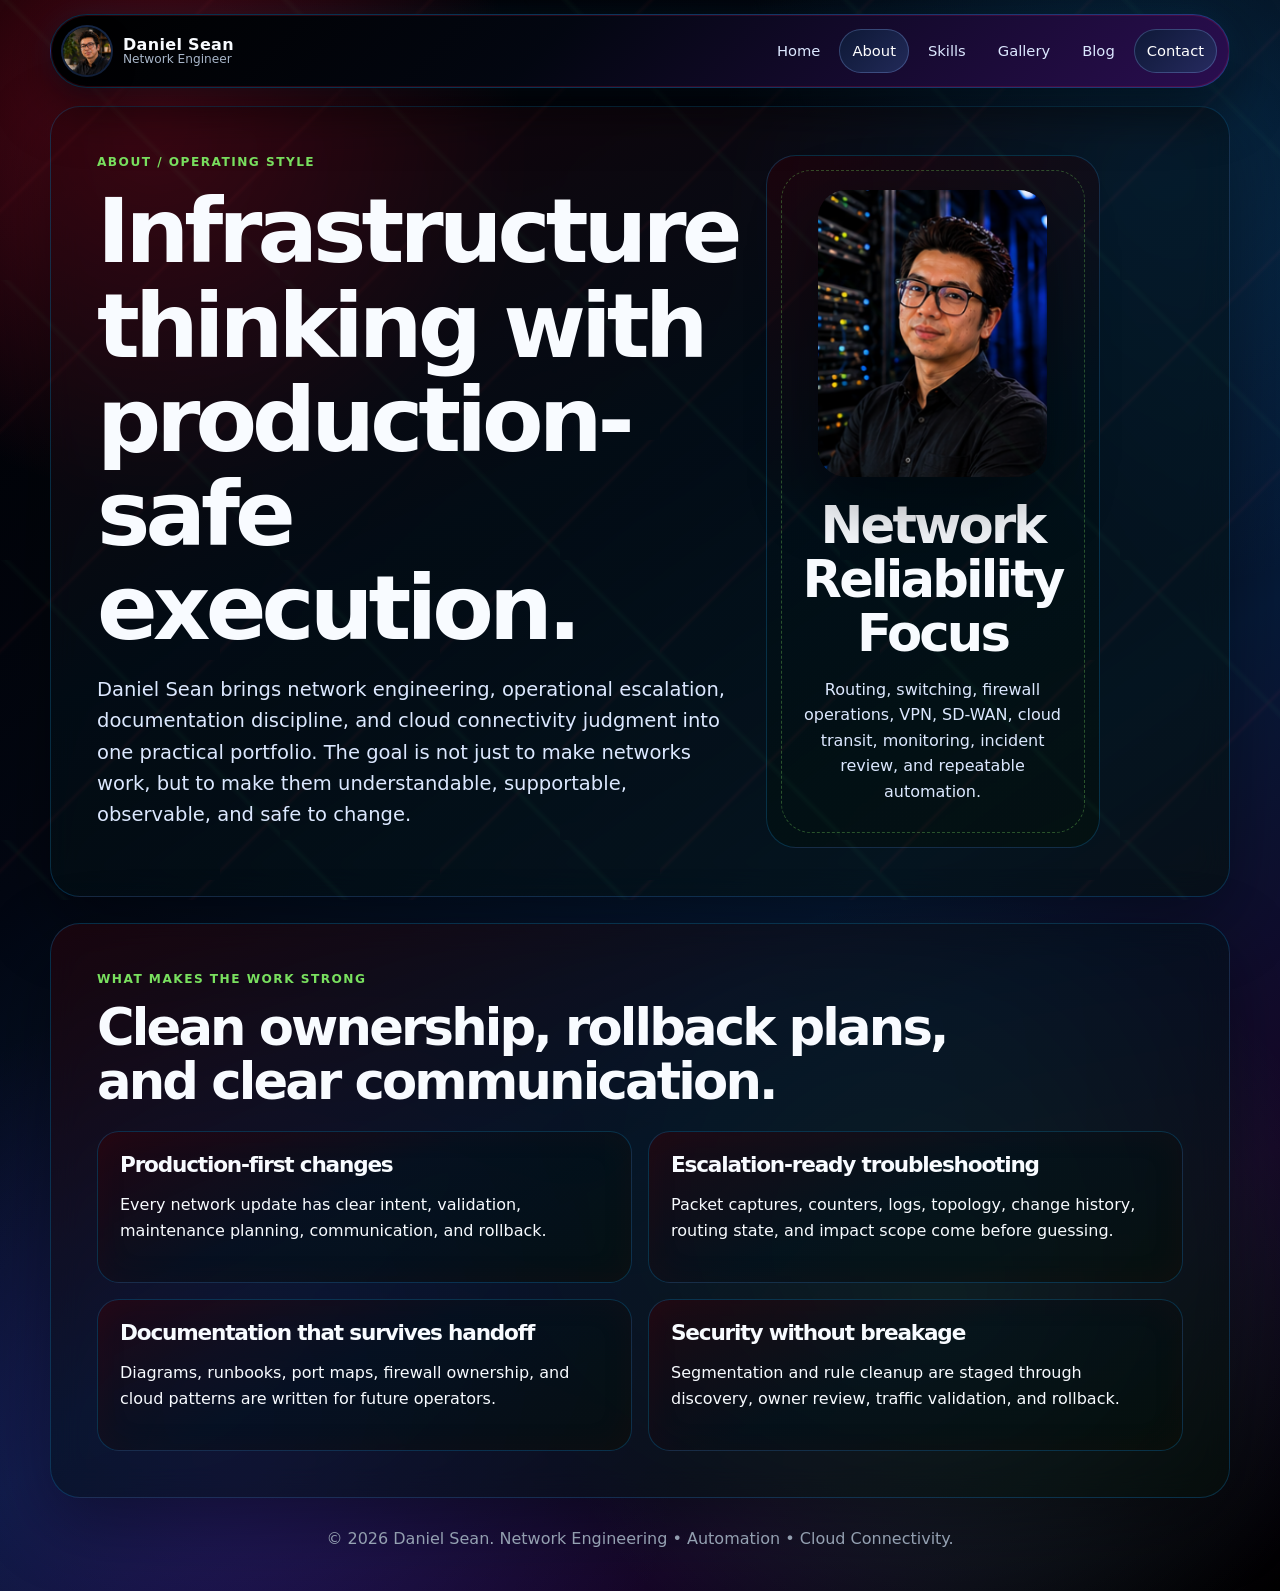
<file: about.html>
<!DOCTYPE html>
<html lang="en">
<head>
  <meta charset="UTF-8" />
  <meta name="viewport" content="width=device-width, initial-scale=1.0" />
  <title>About Daniel Sean | Network Engineer</title>
  <meta name="description" content="Expanded network engineer portfolio page for enterprise routing, cloud networking, security, automation, and support operations." />
  <link rel="icon" href="assets/img/favicon.svg" type="image/svg+xml" />
  <link rel="stylesheet" href="assets/css/styles.css" />
  <script defer src="assets/js/app.js"></script>
</head>
<body>
  <div class="mesh-bg" aria-hidden="true"></div>
  <header class="site-header">
    <a class="brand" href="index.html" aria-label="Daniel Sean home"><span class="brand-mark"><img src="assets/img/daniel-sean-office-network-consultant.png" alt="Daniel Sean professional headshot" /></span><span class="brand-text"><strong>Daniel Sean</strong><small>Network Engineer</small></span></a>
    <button class="menu-toggle" type="button" aria-label="Open navigation" aria-expanded="false"><span></span><span></span><span></span></button>
    <nav class="nav-links" aria-label="Primary navigation">
      <a href="index.html">Home</a><a href="about.html">About</a><a href="skills.html">Skills</a><a href="gallery.html">Gallery</a><a href="blog.html">Blog</a><a href="contact.html" class="nav-cta">Contact</a>
    </nav>
  </header>
  <main id="home">
    <section class="hero section-shell page-hero"><div class="hero-copy"><p class="eyebrow">About / Operating Style</p><h1>Infrastructure thinking with production-safe execution.</h1><p class="hero-lede">Daniel Sean brings network engineering, operational escalation, documentation discipline, and cloud connectivity judgment into one practical portfolio. The goal is not just to make networks work, but to make them understandable, supportable, observable, and safe to change.</p></div><aside class="hero-card"><div class="signal-ring"></div><img src="assets/img/daniel-sean-server-room-network-engineer.png" alt="Daniel Sean network engineer portrait with monitoring screens" /><h2>Network Reliability Focus</h2><p>Routing, switching, firewall operations, VPN, SD-WAN, cloud transit, monitoring, incident review, and repeatable automation.</p></aside></section><section class="section-shell feature-grid-section"><div class="section-heading"><p class="eyebrow">What Makes The Work Strong</p><h2>Clean ownership, rollback plans, and clear communication.</h2></div><div class="feature-grid"><article><h3>Production-first changes</h3><p>Every network update has clear intent, validation, maintenance planning, communication, and rollback.</p></article><article><h3>Escalation-ready troubleshooting</h3><p>Packet captures, counters, logs, topology, change history, routing state, and impact scope come before guessing.</p></article><article><h3>Documentation that survives handoff</h3><p>Diagrams, runbooks, port maps, firewall ownership, and cloud patterns are written for future operators.</p></article><article><h3>Security without breakage</h3><p>Segmentation and rule cleanup are staged through discovery, owner review, traffic validation, and rollback.</p></article></div></section>
  </main>
  <button class="scroll-top-btn" type="button" aria-label="Scroll to top">▲</button>
  <footer><p>© <span id="year"></span> Daniel Sean. Network Engineering • Automation • Cloud Connectivity.</p></footer>
</body>
</html>
</file>
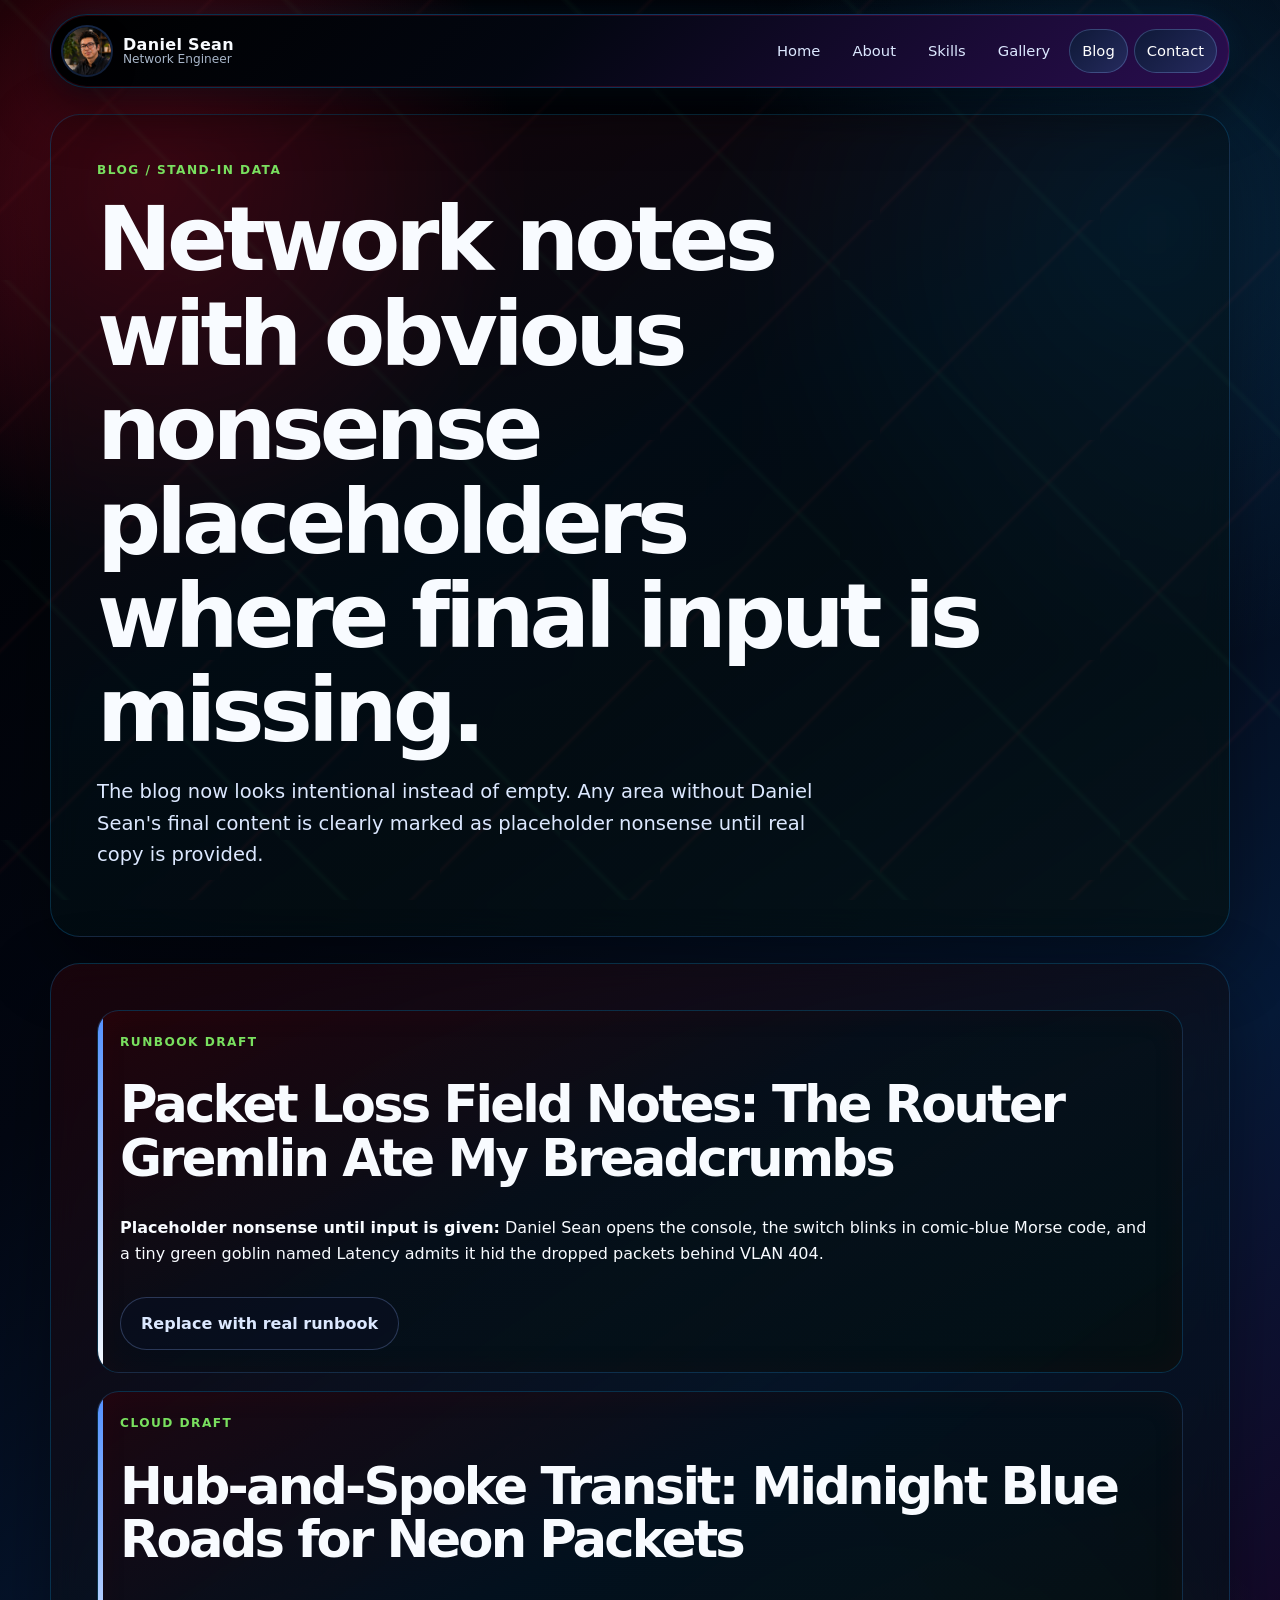
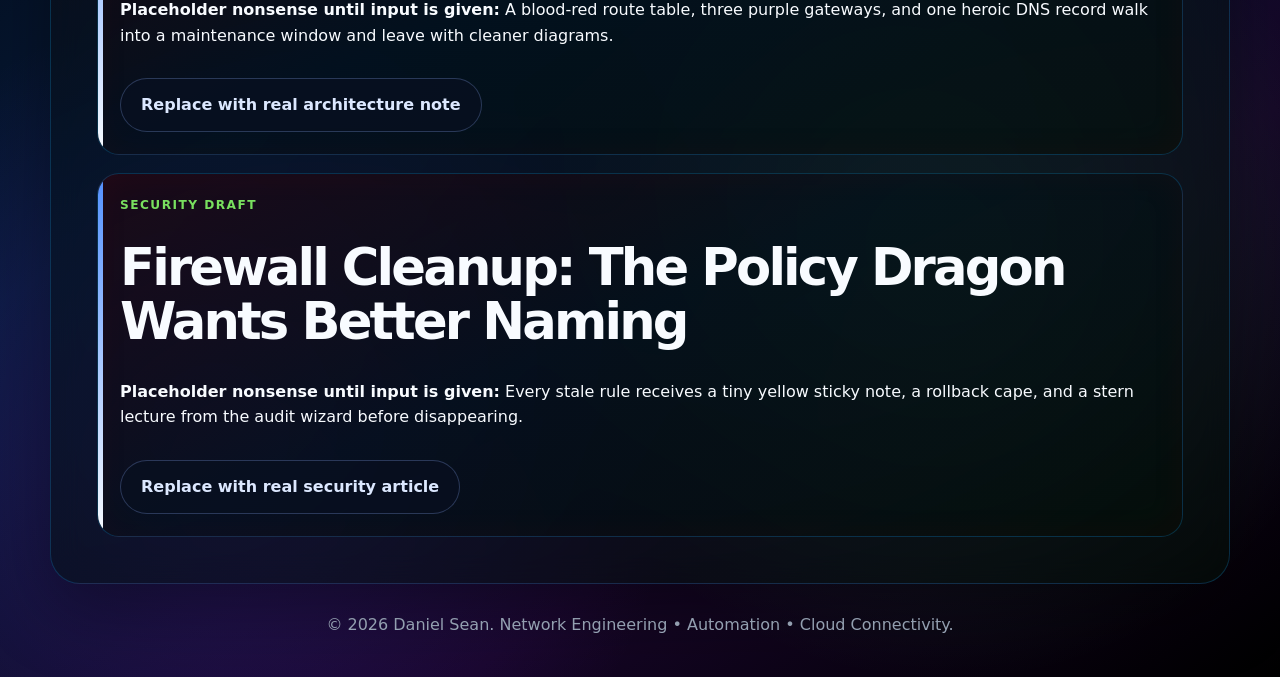
<file: blog.html>
<!DOCTYPE html>
<html lang="en">
<head><meta charset="UTF-8" /><meta name="viewport" content="width=device-width, initial-scale=1.0" /><title>Blog | Daniel Sean Network Engineer</title><meta name="description" content="Daniel Sean network engineering blog placeholder with clearly marked stand-in content." /><link rel="icon" href="assets/img/favicon.svg" type="image/svg+xml" /><link rel="stylesheet" href="assets/css/styles.css" /><script defer src="assets/js/app.js"></script></head>
<body><div class="mesh-bg" aria-hidden="true"></div><header class="site-header"><a class="brand" href="index.html" aria-label="Daniel Sean home"><span class="brand-mark"><img src="assets/img/daniel-sean-office-network-consultant.png" alt="Daniel Sean professional headshot" /></span><span class="brand-text"><strong>Daniel Sean</strong><small>Network Engineer</small></span></a><button class="menu-toggle" type="button" aria-label="Open navigation" aria-expanded="false"><span></span><span></span><span></span></button><nav class="nav-links" aria-label="Primary navigation"><a href="index.html">Home</a><a href="about.html">About</a><a href="skills.html">Skills</a><a href="gallery.html">Gallery</a><a href="blog.html">Blog</a><a href="contact.html" class="nav-cta">Contact</a></nav></header>
<main id="home"><section class="section-shell page-hero compact-page-hero"><p class="eyebrow">Blog / Stand-in Data</p><h1>Network notes with obvious nonsense placeholders where final input is missing.</h1><p class="hero-lede">The blog now looks intentional instead of empty. Any area without Daniel Sean's final content is clearly marked as placeholder nonsense until real copy is provided.</p></section><section class="section-shell blog-page-list upgraded-blog-list"><article id="packet-loss-runbook"><p class="eyebrow">Runbook Draft</p><h2>Packet Loss Field Notes: The Router Gremlin Ate My Breadcrumbs</h2><p><strong>Placeholder nonsense until input is given:</strong> Daniel Sean opens the console, the switch blinks in comic-blue Morse code, and a tiny green goblin named Latency admits it hid the dropped packets behind VLAN 404.</p><a class="btn btn-secondary" href="contact.html">Replace with real runbook</a></article><article id="hub-spoke"><p class="eyebrow">Cloud Draft</p><h2>Hub-and-Spoke Transit: Midnight Blue Roads for Neon Packets</h2><p><strong>Placeholder nonsense until input is given:</strong> A blood-red route table, three purple gateways, and one heroic DNS record walk into a maintenance window and leave with cleaner diagrams.</p><a class="btn btn-secondary" href="contact.html">Replace with real architecture note</a></article><article><p class="eyebrow">Security Draft</p><h2>Firewall Cleanup: The Policy Dragon Wants Better Naming</h2><p><strong>Placeholder nonsense until input is given:</strong> Every stale rule receives a tiny yellow sticky note, a rollback cape, and a stern lecture from the audit wizard before disappearing.</p><a class="btn btn-secondary" href="contact.html">Replace with real security article</a></article></section></main><button class="scroll-top-btn" type="button" aria-label="Scroll to top">▲</button><footer><p>© <span id="year"></span> Daniel Sean. Network Engineering • Automation • Cloud Connectivity.</p></footer></body></html>
</file>
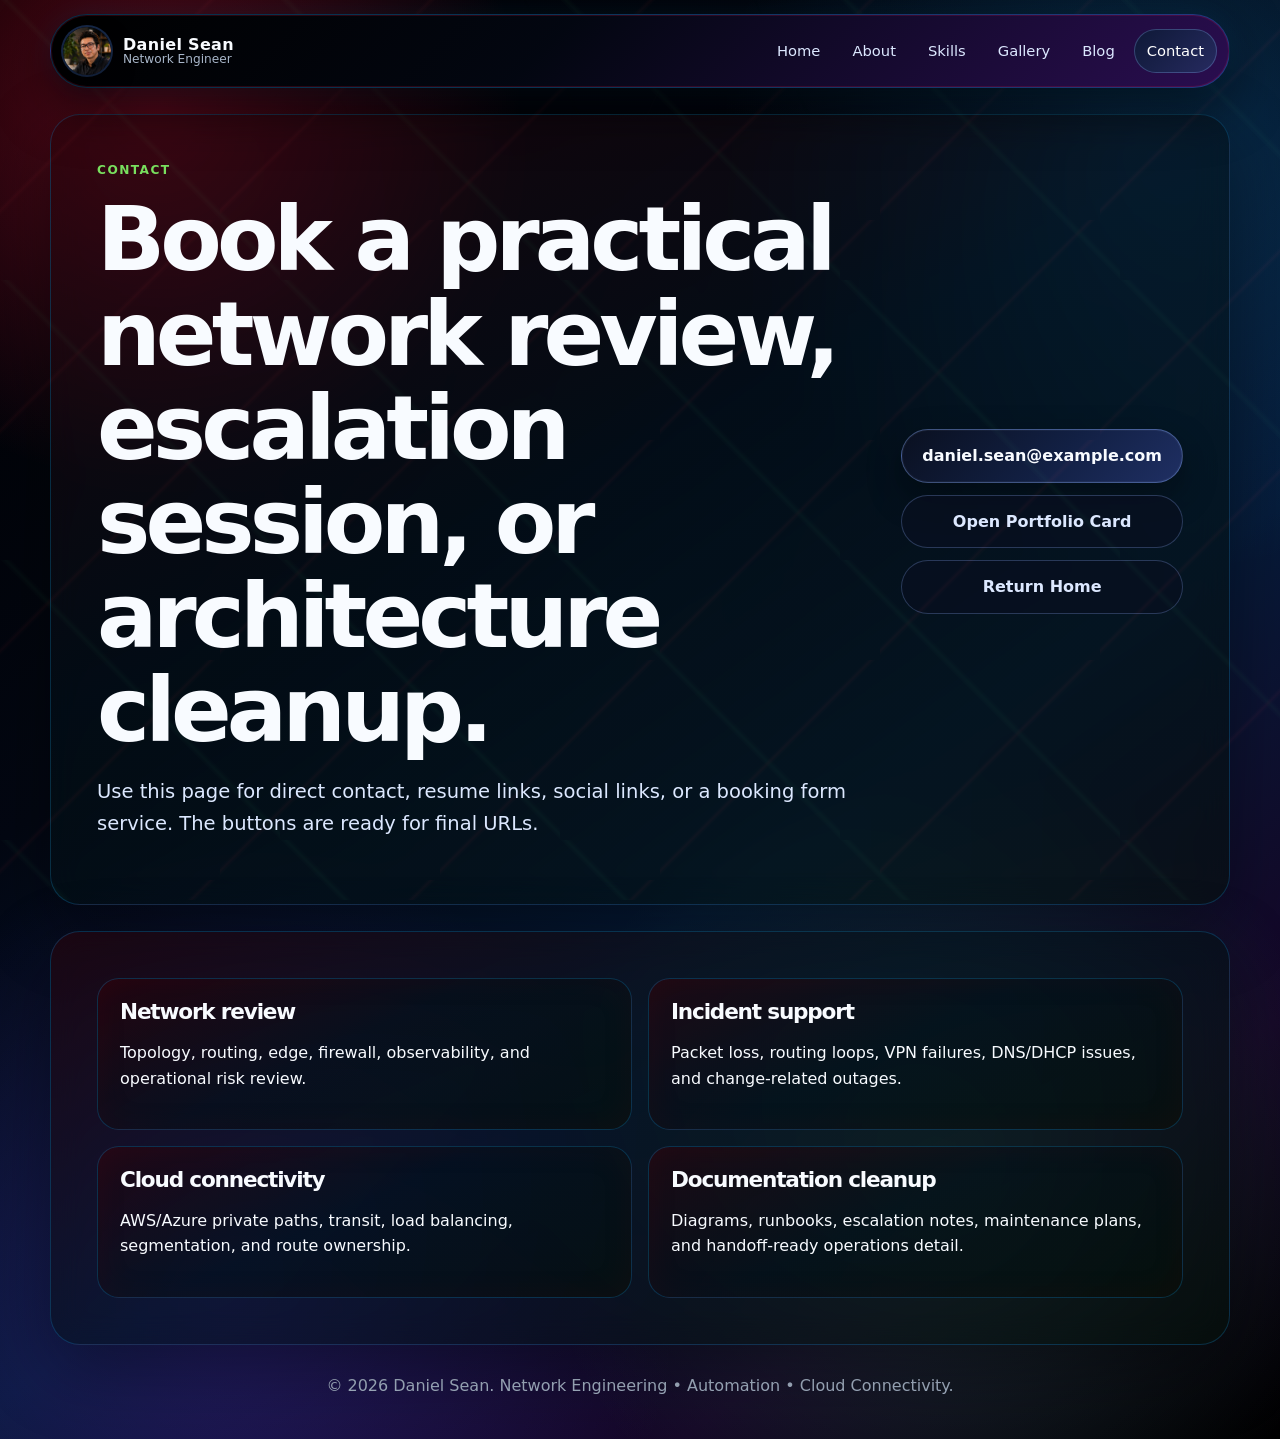
<file: contact.html>
<!DOCTYPE html>
<html lang="en">
<head>
  <meta charset="UTF-8" />
  <meta name="viewport" content="width=device-width, initial-scale=1.0" />
  <title>Contact | Daniel Sean Network Engineer</title>
  <meta name="description" content="Expanded network engineer portfolio page for enterprise routing, cloud networking, security, automation, and support operations." />
  <link rel="icon" href="assets/img/favicon.svg" type="image/svg+xml" />
  <link rel="stylesheet" href="assets/css/styles.css" />
  <script defer src="assets/js/app.js"></script>
</head>
<body>
  <div class="mesh-bg" aria-hidden="true"></div>
  <header class="site-header">
    <a class="brand" href="index.html" aria-label="Daniel Sean home"><span class="brand-mark"><img src="assets/img/daniel-sean-office-network-consultant.png" alt="Daniel Sean professional headshot" /></span><span class="brand-text"><strong>Daniel Sean</strong><small>Network Engineer</small></span></a>
    <button class="menu-toggle" type="button" aria-label="Open navigation" aria-expanded="false"><span></span><span></span><span></span></button>
    <nav class="nav-links" aria-label="Primary navigation">
      <a href="index.html">Home</a><a href="about.html">About</a><a href="skills.html">Skills</a><a href="gallery.html">Gallery</a><a href="blog.html">Blog</a><a href="contact.html" class="nav-cta">Contact</a>
    </nav>
  </header>
  <main id="home">
    <section class="section-shell contact-panel page-contact-panel"><div><p class="eyebrow">Contact</p><h1>Book a practical network review, escalation session, or architecture cleanup.</h1><p class="hero-lede">Use this page for direct contact, resume links, social links, or a booking form service. The buttons are ready for final URLs.</p></div><div class="contact-actions vertical-actions"><a class="btn btn-primary" href="mailto:daniel.sean@example.com">daniel.sean@example.com</a><a class="btn btn-secondary" href="../portfolio-card/">Open Portfolio Card</a><a class="btn btn-secondary" href="index.html">Return Home</a></div></section><section class="section-shell feature-grid-section"><div class="feature-grid"><article><h3>Network review</h3><p>Topology, routing, edge, firewall, observability, and operational risk review.</p></article><article><h3>Incident support</h3><p>Packet loss, routing loops, VPN failures, DNS/DHCP issues, and change-related outages.</p></article><article><h3>Cloud connectivity</h3><p>AWS/Azure private paths, transit, load balancing, segmentation, and route ownership.</p></article><article><h3>Documentation cleanup</h3><p>Diagrams, runbooks, escalation notes, maintenance plans, and handoff-ready operations detail.</p></article></div></section>
  </main>
  <button class="scroll-top-btn" type="button" aria-label="Scroll to top">▲</button>
  <footer><p>© <span id="year"></span> Daniel Sean. Network Engineering • Automation • Cloud Connectivity.</p></footer>
</body>
</html>
</file>
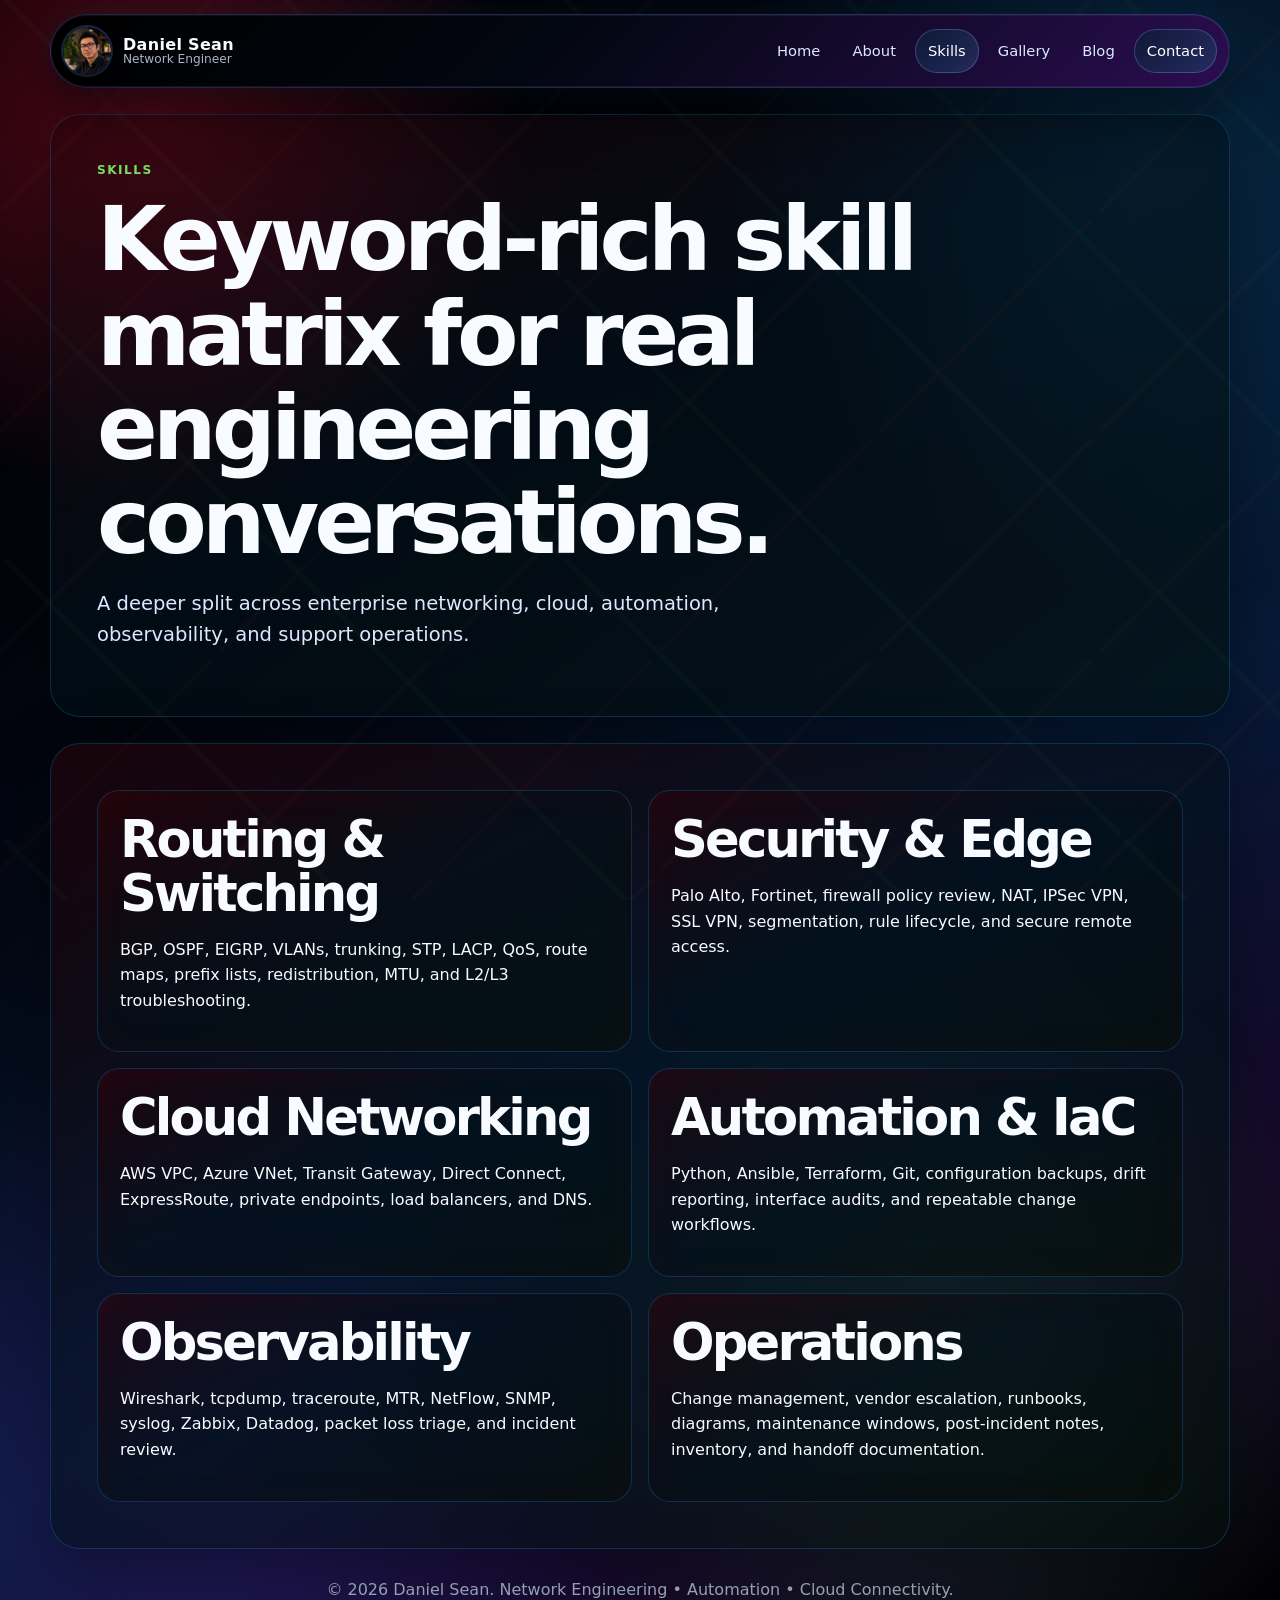
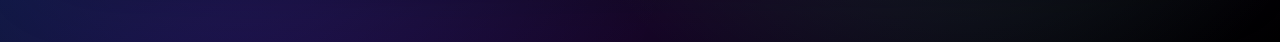
<file: skills.html>
<!DOCTYPE html>
<html lang="en">
<head>
  <meta charset="UTF-8" />
  <meta name="viewport" content="width=device-width, initial-scale=1.0" />
  <title>Skills | Daniel Sean Network Engineer</title>
  <meta name="description" content="Expanded network engineer portfolio page for enterprise routing, cloud networking, security, automation, and support operations." />
  <link rel="icon" href="assets/img/favicon.svg" type="image/svg+xml" />
  <link rel="stylesheet" href="assets/css/styles.css" />
  <script defer src="assets/js/app.js"></script>
</head>
<body>
  <div class="mesh-bg" aria-hidden="true"></div>
  <header class="site-header">
    <a class="brand" href="index.html" aria-label="Daniel Sean home"><span class="brand-mark"><img src="assets/img/daniel-sean-office-network-consultant.png" alt="Daniel Sean professional headshot" /></span><span class="brand-text"><strong>Daniel Sean</strong><small>Network Engineer</small></span></a>
    <button class="menu-toggle" type="button" aria-label="Open navigation" aria-expanded="false"><span></span><span></span><span></span></button>
    <nav class="nav-links" aria-label="Primary navigation">
      <a href="index.html">Home</a><a href="about.html">About</a><a href="skills.html">Skills</a><a href="gallery.html">Gallery</a><a href="blog.html">Blog</a><a href="contact.html" class="nav-cta">Contact</a>
  </header>
  <main id="home">
    <section class="section-shell page-hero compact-page-hero"><p class="eyebrow">Skills</p><h1>Keyword-rich skill matrix for real engineering conversations.</h1><p class="hero-lede">A deeper split across enterprise networking, cloud, automation, observability, and support operations.</p></section><section class="section-shell skills-page-grid"><article><h2>Routing & Switching</h2><p>BGP, OSPF, EIGRP, VLANs, trunking, STP, LACP, QoS, route maps, prefix lists, redistribution, MTU, and L2/L3 troubleshooting.</p></article><article><h2>Security & Edge</h2><p>Palo Alto, Fortinet, firewall policy review, NAT, IPSec VPN, SSL VPN, segmentation, rule lifecycle, and secure remote access.</p></article><article><h2>Cloud Networking</h2><p>AWS VPC, Azure VNet, Transit Gateway, Direct Connect, ExpressRoute, private endpoints, load balancers, and DNS.</p></article><article><h2>Automation & IaC</h2><p>Python, Ansible, Terraform, Git, configuration backups, drift reporting, interface audits, and repeatable change workflows.</p></article><article><h2>Observability</h2><p>Wireshark, tcpdump, traceroute, MTR, NetFlow, SNMP, syslog, Zabbix, Datadog, packet loss triage, and incident review.</p></article><article><h2>Operations</h2><p>Change management, vendor escalation, runbooks, diagrams, maintenance windows, post-incident notes, inventory, and handoff documentation.</p></article></section>
  </main>
  <button class="scroll-top-btn" type="button" aria-label="Scroll to top">▲</button>
  <footer><p>© <span id="year"></span> Daniel Sean. Network Engineering • Automation • Cloud Connectivity.</p></footer>
</body>
</html>
</file>
<file: assets/css/styles.css>
:root {
  --ink: #08090b;
  --ink-soft: #15171c;
  --charcoal: #202228;
  --bone: #f6f0df;
  --bone-soft: #ede3c8;
  --ember: #f05d2f;
  --ember-dark: #a8351f;
  --venom: #79e05f;
  --moss: #2f6b3a;
  --silver: #c9c6b9;
  --muted: #a9a28f;
  --glass: rgba(246, 240, 223, 0.09);
  --border: rgba(246, 240, 223, 0.18);
  --shadow: 0 24px 70px rgba(0, 0, 0, 0.38);
  --radius-xl: 30px;
  --radius-lg: 22px;
  --radius-md: 16px;
  --max: 1180px;
}

* { box-sizing: border-box; }

html { scroll-behavior: smooth; }

body {
  margin: 0;
  font-family: Inter, ui-sans-serif, system-ui, -apple-system, BlinkMacSystemFont, "Segoe UI", sans-serif;
  color: var(--bone);
  background:
    radial-gradient(circle at 18% 12%, rgba(240, 93, 47, 0.20), transparent 28rem),
    radial-gradient(circle at 86% 16%, rgba(121, 224, 95, 0.14), transparent 24rem),
    linear-gradient(140deg, #07080a 0%, #121317 44%, #22110d 100%);
  line-height: 1.6;
  min-height: 100vh;
}

body::before {
  content: "";
  position: fixed;
  inset: 0;
  pointer-events: none;
  opacity: 0.16;
  background-image:
    linear-gradient(115deg, transparent 0 46%, rgba(246, 240, 223, .13) 47%, transparent 48% 100%),
    linear-gradient(65deg, transparent 0 50%, rgba(121, 224, 95, .12) 51%, transparent 52% 100%);
  background-size: 190px 190px, 230px 230px;
  mask-image: radial-gradient(circle at center, black 10%, transparent 82%);
}

a { color: inherit; text-decoration: none; }
img { max-width: 100%; display: block; }

.site-header {
  position: sticky;
  top: 14px;
  z-index: 50;
  width: min(var(--max), calc(100% - 28px));
  margin: 14px auto 0;
  padding: 12px;
  display: flex;
  align-items: center;
  justify-content: space-between;
  border: 1px solid var(--border);
  border-radius: 999px;
  background: rgba(8, 9, 11, 0.76);
  box-shadow: var(--shadow);
  backdrop-filter: blur(18px);
}

.brand {
  display: inline-flex;
  align-items: center;
  gap: 12px;
  min-width: 0;
}

.brand-mark {
  width: 48px;
  height: 48px;
  display: grid;
  place-items: center;
  border-radius: 50%;
  font-weight: 900;
  letter-spacing: -0.08em;
  color: var(--ink);
  background: linear-gradient(135deg, var(--bone) 0%, var(--ember) 55%, var(--venom) 100%);
  box-shadow: inset 0 0 0 3px rgba(8, 9, 11, .45), 0 8px 22px rgba(240, 93, 47, .25);
}

.brand-text { display: grid; line-height: 1.1; }
.brand-text strong { letter-spacing: .02em; }
.brand-text small { color: var(--muted); font-size: .76rem; }

.nav-links {
  display: flex;
  align-items: center;
  gap: 6px;
}

.nav-links a {
  padding: 10px 13px;
  border-radius: 999px;
  color: var(--bone-soft);
  font-size: .92rem;
  transition: 180ms ease;
}

.nav-links a:hover,
.nav-links .nav-cta {
  background: rgba(246, 240, 223, .11);
  color: white;
}

.nav-card-link {
  border: 1px solid rgba(121, 224, 95, .34);
  color: var(--venom) !important;
}

.menu-toggle {
  display: none;
  width: 48px;
  height: 44px;
  border: 1px solid var(--border);
  border-radius: 16px;
  background: rgba(246, 240, 223, .08);
  cursor: pointer;
}

.menu-toggle span {
  display: block;
  width: 22px;
  height: 2px;
  margin: 5px auto;
  border-radius: 999px;
  background: var(--bone);
}

.section-shell {
  width: min(var(--max), calc(100% - 28px));
  margin: 26px auto;
  padding: clamp(22px, 4vw, 46px);
  border: 1px solid var(--border);
  border-radius: var(--radius-xl);
  background:
    linear-gradient(155deg, rgba(246, 240, 223, .105), rgba(246, 240, 223, .035)),
    rgba(8, 9, 11, .38);
  box-shadow: var(--shadow);
  backdrop-filter: blur(15px);
  overflow: hidden;
}

.hero {
  min-height: calc(100vh - 120px);
  display: grid;
  grid-template-columns: 1.2fr .8fr;
  align-items: center;
  gap: 28px;
  margin-top: 18px;
}

.eyebrow {
  color: var(--venom);
  font-weight: 800;
  letter-spacing: .12em;
  text-transform: uppercase;
  font-size: .76rem;
  margin: 0 0 12px;
}

h1, h2, h3 { line-height: 1.05; margin: 0; letter-spacing: -0.055em; }
h1 { font-size: clamp(2.7rem, 7vw, 6.9rem); max-width: 900px; }
h2 { font-size: clamp(2rem, 4vw, 4.4rem); }
h3 { font-size: 1.35rem; }

.hero-lede {
  max-width: 760px;
  color: var(--bone-soft);
  font-size: clamp(1.02rem, 2vw, 1.22rem);
}

.hero-actions, .contact-actions {
  display: flex;
  flex-wrap: wrap;
  gap: 12px;
  margin-top: 24px;
}

.btn {
  display: inline-flex;
  align-items: center;
  justify-content: center;
  min-height: 48px;
  padding: 13px 20px;
  border-radius: 999px;
  font-weight: 850;
  border: 1px solid var(--border);
  transition: transform 180ms ease, box-shadow 180ms ease;
}

.btn:hover { transform: translateY(-2px); }

.btn-primary {
  color: #08090b;
  background: linear-gradient(135deg, var(--bone) 0%, var(--ember) 62%, var(--venom) 140%);
  box-shadow: 0 14px 34px rgba(240, 93, 47, .25);
}

.btn-secondary {
  color: var(--bone);
  background: rgba(246, 240, 223, .08);
}

.hero-stats {
  display: flex;
  flex-wrap: wrap;
  gap: 12px;
  margin-top: 26px;
}

.hero-stats span {
  min-width: 140px;
  padding: 14px;
  border: 1px solid var(--border);
  border-radius: 18px;
  background: rgba(8, 9, 11, .34);
}

.hero-stats strong { display: block; color: white; }
.hero-stats small { color: var(--muted); }

.hero-card {
  position: relative;
  padding: 26px;
  border-radius: var(--radius-xl);
  background:
    radial-gradient(circle at 50% 0%, rgba(121, 224, 95, .22), transparent 19rem),
    linear-gradient(160deg, rgba(246, 240, 223, .14), rgba(246, 240, 223, .035));
  border: 1px solid var(--border);
  text-align: center;
}

.signal-ring {
  position: absolute;
  inset: 14px;
  border-radius: inherit;
  border: 1px dashed rgba(121, 224, 95, .32);
  pointer-events: none;
}

.hero-card img {
  width: min(250px, 78%);
  margin: 8px auto 22px;
  border-radius: 32px;
  filter: drop-shadow(0 22px 34px rgba(0,0,0,.45));
}

.hero-card p { color: var(--bone-soft); }
.badge-row { display: flex; flex-wrap: wrap; gap: 8px; justify-content: center; }
.badge-row span, .skill-cloud span {
  border: 1px solid rgba(121, 224, 95, .28);
  background: rgba(121, 224, 95, .08);
  color: var(--bone);
  border-radius: 999px;
  padding: 8px 11px;
  font-size: .84rem;
  font-weight: 700;
}

.split-section {
  display: grid;
  grid-template-columns: .8fr 1.2fr;
  gap: 24px;
  align-items: start;
}

.prose-card {
  padding: 22px;
  border-radius: var(--radius-lg);
  border: 1px solid var(--border);
  background: rgba(8, 9, 11, .28);
  color: var(--bone-soft);
}

.section-heading { margin-bottom: 22px; max-width: 900px; }

.accordion-grid {
  display: grid;
  gap: 14px;
}

.job-card {
  border-radius: var(--radius-lg);
  border: 1px solid var(--border);
  background: rgba(8, 9, 11, .35);
  overflow: hidden;
}

.job-toggle {
  width: 100%;
  display: grid;
  grid-template-columns: auto 1fr auto;
  align-items: center;
  gap: 14px;
  padding: 16px;
  border: 0;
  color: inherit;
  text-align: left;
  background: transparent;
  cursor: pointer;
}

.job-logo {
  width: 64px;
  height: 64px;
  border-radius: 20px;
  overflow: hidden;
  border: 1px solid var(--border);
  background: rgba(246, 240, 223, .08);
  display: grid;
  place-items: center;
}

.job-title strong { display: block; font-size: 1.1rem; }
.job-title small { color: var(--muted); }

.job-plus {
  width: 42px;
  height: 42px;
  display: grid;
  place-items: center;
  border-radius: 14px;
  color: var(--ink);
  font-size: 1.5rem;
  font-weight: 900;
  background: linear-gradient(135deg, var(--bone), var(--ember));
}

.job-panel {
  max-height: 0;
  overflow: hidden;
  transition: max-height 260ms ease;
  border-top: 1px solid transparent;
}

.job-card.is-open .job-panel {
  max-height: 520px;
  border-top-color: var(--border);
}

.job-card.is-open .job-plus { background: linear-gradient(135deg, var(--venom), var(--bone)); }

.job-panel p, .job-panel ul {
  margin: 0;
  padding: 18px 20px;
  color: var(--bone-soft);
}

.job-panel ul { padding-top: 0; padding-left: 42px; }

.skill-cloud {
  display: flex;
  flex-wrap: wrap;
  gap: 10px;
}

.gallery-grid, .blog-grid {
  display: grid;
  grid-template-columns: repeat(4, 1fr);
  gap: 16px;
}

.gallery-grid figure, .blog-grid article {
  margin: 0;
  padding: 14px;
  border-radius: var(--radius-lg);
  border: 1px solid var(--border);
  background: rgba(8, 9, 11, .33);
}

.gallery-grid img {
  width: 100%;
  aspect-ratio: 4 / 3;
  object-fit: cover;
  border-radius: 18px;
}

.gallery-grid figcaption {
  padding: 12px 4px 2px;
  font-weight: 850;
}

.blog-grid { grid-template-columns: repeat(3, 1fr); }

.blog-grid article span {
  color: var(--venom);
  font-weight: 850;
  font-size: .78rem;
  text-transform: uppercase;
  letter-spacing: .1em;
}

.blog-grid p { color: var(--bone-soft); }
.blog-grid a { color: var(--venom); font-weight: 850; }

.contact-panel {
  display: grid;
  grid-template-columns: 1fr auto;
  gap: 24px;
  align-items: center;
}

footer {
  width: min(var(--max), calc(100% - 28px));
  margin: 28px auto 40px;
  color: var(--muted);
  text-align: center;
}

@media (max-width: 900px) {
  .site-header {
    align-items: flex-start;
    border-radius: 26px;
    flex-wrap: wrap;
  }

  .menu-toggle { display: block; }

  .nav-links {
    display: none;
    width: 100%;
    grid-template-columns: repeat(2, minmax(0, 1fr));
    gap: 8px;
    padding-top: 12px;
  }

  .nav-links.is-open { display: grid; }

  .nav-links a {
    text-align: center;
    border: 1px solid var(--border);
    background: rgba(246, 240, 223, .06);
  }

  .hero, .split-section, .contact-panel {
    grid-template-columns: 1fr;
  }

  .hero {
    min-height: auto;
    padding-top: 34px;
  }

  .gallery-grid { grid-template-columns: repeat(2, 1fr); }
  .blog-grid { grid-template-columns: 1fr; }
}

@media (max-width: 560px) {
  .site-header, .section-shell, footer { width: calc(100% - 18px); }
  .site-header { top: 8px; margin-top: 8px; }
  .brand-mark { width: 42px; height: 42px; }
  .brand-text strong { font-size: .95rem; }

  h1 { font-size: clamp(2.35rem, 15vw, 4.3rem); }
  h2 { font-size: clamp(1.75rem, 10vw, 3rem); }

  .section-shell { padding: 18px; border-radius: 24px; }
  .hero-actions, .contact-actions { display: grid; }
  .btn { width: 100%; }

  .job-toggle {
    grid-template-columns: auto 1fr;
  }

  .job-plus {
    grid-column: 1 / -1;
    width: 100%;
  }

  .job-logo { width: 56px; height: 56px; border-radius: 18px; }
  .job-panel ul { padding-left: 34px; }
  .gallery-grid { grid-template-columns: 1fr; }

  .nav-links { grid-template-columns: 1fr 1fr; }
}

/* Fixed navigation + Spawn-comic polish override: appended so original structure stays intact. */
:root {
  --spawn-black: #050506;
  --spawn-ink: #0b0d0b;
  --spawn-red: #8f1212;
  --spawn-red-hot: #e32626;
  --spawn-green: #39ff7a;
  --spawn-green-deep: #0a6f35;
  --spawn-cape: #210909;
}

html { scroll-padding-top: 112px; }

body {
  padding-top: 96px;
  background:
    radial-gradient(circle at 15% 8%, rgba(227, 38, 38, 0.28), transparent 24rem),
    radial-gradient(circle at 86% 10%, rgba(57, 255, 122, 0.17), transparent 28rem),
    radial-gradient(circle at 55% 92%, rgba(143, 18, 18, 0.24), transparent 30rem),
    linear-gradient(145deg, #020203 0%, #080908 38%, #180707 72%, #050506 100%);
}

body::after {
  content: "";
  position: fixed;
  inset: 0;
  pointer-events: none;
  opacity: .16;
  background-image:
    linear-gradient(135deg, transparent 0 47%, rgba(227, 38, 38, .28) 48%, transparent 49% 100%),
    linear-gradient(45deg, transparent 0 50%, rgba(57, 255, 122, .18) 51%, transparent 52% 100%);
  background-size: 220px 220px, 280px 280px;
  mix-blend-mode: screen;
}

.site-header {
  position: fixed;
  top: 14px;
  left: 50%;
  transform: translateX(-50%);
  margin: 0;
  border-color: rgba(57, 255, 122, .25);
  background:
    linear-gradient(135deg, rgba(5, 5, 6, .94), rgba(33, 9, 9, .88)),
    rgba(5, 5, 6, .92);
  box-shadow: 0 18px 60px rgba(0,0,0,.58), 0 0 28px rgba(57,255,122,.08), inset 0 0 0 1px rgba(227,38,38,.16);
}

.brand-mark,
.btn-primary,
.link-grid .primary-link {
  background: linear-gradient(135deg, #f6f0df 0%, var(--spawn-red-hot) 46%, var(--spawn-red) 62%, var(--spawn-green) 145%);
}

.nav-links a:hover,
.nav-links .nav-cta,
.nav-links .is-active {
  background: linear-gradient(135deg, rgba(143,18,18,.7), rgba(57,255,122,.12));
  color: #fff;
  box-shadow: inset 0 0 0 1px rgba(57,255,122,.18);
}

.nav-card-link {
  background: rgba(57,255,122,.06);
  border-color: rgba(57,255,122,.42);
}

.section-shell,
.hero-card,
.job-card,
.gallery-grid figure,
.blog-grid article,
.prose-card,
.timeline-card,
.feature-grid article,
.skills-page-grid article,
.gallery-page-grid figure,
.blog-page-list article {
  border-color: rgba(57, 255, 122, .20);
  background:
    linear-gradient(155deg, rgba(227,38,38,.10), rgba(57,255,122,.035)),
    rgba(5,5,6,.52);
}

.page-hero { min-height: auto; }
.compact-page-hero { display: block; }

.feature-grid,
.skills-page-grid,
.gallery-page-grid {
  display: grid;
  grid-template-columns: repeat(2, minmax(0, 1fr));
  gap: 16px;
}

.feature-grid article,
.skills-page-grid article,
.timeline-card,
.blog-page-list article {
  padding: 22px;
  border-radius: var(--radius-lg);
  border: 1px solid rgba(57,255,122,.20);
  box-shadow: inset 0 0 32px rgba(143,18,18,.08);
}

.timeline-section,
.blog-page-list { display: grid; gap: 18px; }
.timeline-card { display: grid; grid-template-columns: 96px 1fr; gap: 22px; align-items: start; }
.timeline-card img { width: 96px; border-radius: 24px; border: 1px solid rgba(57,255,122,.22); }
.timeline-card ul { color: var(--bone-soft); }

.gallery-page-grid figure { margin: 0; padding: 16px; border-radius: var(--radius-lg); }
.gallery-page-grid img { width: 100%; border-radius: 20px; aspect-ratio: 16 / 10; object-fit: cover; }
.gallery-page-grid figcaption { display: grid; gap: 6px; padding: 14px 4px 2px; }
.gallery-page-grid figcaption span { color: var(--bone-soft); }

.blog-page-list article { display: grid; gap: 14px; }
.blog-page-list .btn { width: fit-content; }
.vertical-actions { display: grid; min-width: min(360px, 100%); }

.scroll-top-btn {
  position: fixed;
  right: 18px;
  bottom: 18px;
  z-index: 80;
  width: 48px;
  height: 48px;
  border: 1px solid rgba(57,255,122,.38);
  border-radius: 50%;
  color: #08090b;
  background: linear-gradient(135deg, #f6f0df, var(--spawn-green));
  box-shadow: 0 16px 34px rgba(0,0,0,.45), 0 0 22px rgba(57,255,122,.20);
  cursor: pointer;
  font-size: 1.05rem;
  font-weight: 900;
  opacity: 0;
  transform: translateY(14px) scale(.94);
  pointer-events: none;
  transition: opacity 180ms ease, transform 180ms ease;
}

.scroll-top-btn.is-visible {
  opacity: 1;
  transform: translateY(0) scale(1);
  pointer-events: auto;
}

@media (max-width: 900px) {
  body { padding-top: 92px; }
  .site-header { top: 8px; }
  .feature-grid,
  .skills-page-grid,
  .gallery-page-grid { grid-template-columns: 1fr; }
  .timeline-card { grid-template-columns: 1fr; }
  .timeline-card img { width: 84px; }
}

@media (max-width: 560px) {
  html { scroll-padding-top: 96px; }
  body { padding-top: 86px; }
  .site-header { width: calc(100% - 18px); }
  .scroll-top-btn { width: 44px; height: 44px; right: 12px; bottom: 12px; }
}


/* Daniel Sean final pass: menu stays at the document top, not fixed to the viewport; modernized red/blue/green/purple/yellow/white palette. */
:root{--blood-red:#ff1744;--blood-red-deep:#8b0018;--comic-blue:#17a8ff;--midnight-blue:#030712;--midnight-blue-2:#061a38;--true-black:#000;--neon-green:#44ff88;--forest-green:#087a44;--deep-purple:#32105f;--violet-glow:#7c2cff;--signal-yellow:#ffe45c;--clean-white:#f8fbff;--bone:#f8fbff;--bone-soft:#dce8ff;--muted:#a8b6c9;--border:rgba(248,251,255,.18)}
html{scroll-padding-top:18px}body{padding-top:0!important;background:radial-gradient(circle at 12% 8%,rgba(255,23,68,.34),transparent 23rem),radial-gradient(circle at 90% 10%,rgba(23,168,255,.20),transparent 27rem),radial-gradient(circle at 74% 82%,rgba(68,255,136,.16),transparent 26rem),radial-gradient(circle at 18% 90%,rgba(124,44,255,.20),transparent 28rem),linear-gradient(145deg,#000 0%,#030712 36%,#061a38 60%,#160627 82%,#000 100%)!important}.site-header{position:relative!important;top:auto!important;left:auto!important;transform:none!important;width:min(var(--max),calc(100% - 28px))!important;margin:14px auto 0!important;border-color:rgba(23,168,255,.28)!important;background:linear-gradient(135deg,rgba(0,0,0,.93),rgba(3,7,18,.92) 42%,rgba(50,16,95,.84)),rgba(0,0,0,.92)!important;box-shadow:0 18px 54px rgba(0,0,0,.58),0 0 30px rgba(23,168,255,.10),inset 0 0 0 1px rgba(255,23,68,.16)!important}.brand-mark,.btn-primary,.link-grid .primary-link{background:linear-gradient(135deg,var(--clean-white) 0%,var(--signal-yellow) 24%,var(--blood-red) 49%,var(--comic-blue) 74%,var(--neon-green) 120%)!important;color:var(--midnight-blue)!important}.nav-links a:hover,.nav-links .nav-cta,.nav-links .is-active{background:linear-gradient(135deg,rgba(255,23,68,.72),rgba(23,168,255,.28),rgba(68,255,136,.10))!important;color:#fff!important;box-shadow:inset 0 0 0 1px rgba(255,228,92,.26)!important}.nav-card-link{color:var(--signal-yellow)!important;border-color:rgba(255,228,92,.44)!important;background:rgba(255,228,92,.07)!important}.section-shell,.hero-card,.job-card,.gallery-grid figure,.blog-grid article,.prose-card,.timeline-card,.feature-grid article,.skills-page-grid article,.gallery-page-grid figure,.blog-page-list article,.deep-gallery-shell{border-color:rgba(23,168,255,.22)!important;background:linear-gradient(155deg,rgba(255,23,68,.095),rgba(23,168,255,.055) 45%,rgba(68,255,136,.035)),rgba(0,0,0,.54)!important}.deep-gallery-shell{display:grid;gap:16px}.gallery-stage{display:grid;grid-template-columns:auto minmax(0,1fr) auto;gap:12px;align-items:center}.gallery-active-card{margin:0;min-width:0;border-radius:30px;overflow:hidden;border:1px solid rgba(255,255,255,.16);background:rgba(0,0,0,.46);box-shadow:0 22px 60px rgba(0,0,0,.42)}.gallery-active-card img{width:100%;aspect-ratio:16/9;object-fit:cover;border-radius:0;background:linear-gradient(135deg,rgba(255,23,68,.18),rgba(23,168,255,.18))}.gallery-active-card figcaption{display:grid;gap:5px;padding:16px 18px 18px}.gallery-active-card strong{color:#fff;font-size:clamp(1.1rem,3vw,1.55rem)}.gallery-active-card span,.gallery-meta-row{color:var(--bone-soft)}.gallery-arrow{width:48px;height:74px;border:1px solid rgba(255,228,92,.32);border-radius:999px;color:#fff;background:linear-gradient(180deg,rgba(255,23,68,.72),rgba(23,168,255,.28));font-size:2.4rem;cursor:pointer;box-shadow:0 16px 34px rgba(0,0,0,.34)}.gallery-meta-row{display:flex;flex-wrap:wrap;justify-content:space-between;gap:10px;font-size:.9rem}.gallery-thumb-rail{display:grid;grid-auto-flow:column;grid-auto-columns:clamp(92px,12vw,142px);gap:10px;overflow-x:auto;overscroll-behavior-inline:contain;padding:4px 2px 14px;scrollbar-color:var(--comic-blue) rgba(255,255,255,.09)}.gallery-thumb{padding:0;border:1px solid rgba(248,251,255,.16);border-radius:18px;overflow:hidden;background:rgba(0,0,0,.5);cursor:pointer;opacity:.72}.gallery-thumb.is-active{opacity:1;border-color:var(--signal-yellow);box-shadow:0 0 0 3px rgba(255,228,92,.14)}.gallery-thumb img{width:100%;aspect-ratio:1/.78;object-fit:cover;background:linear-gradient(135deg,rgba(255,23,68,.28),rgba(23,168,255,.20))}.upgraded-blog-list article{position:relative;overflow:hidden}.upgraded-blog-list article:before{content:"";position:absolute;inset:0 auto 0 0;width:5px;background:linear-gradient(180deg,var(--blood-red),var(--comic-blue),var(--neon-green),var(--signal-yellow))}code{color:var(--signal-yellow)}
@media(max-width:900px){body{padding-top:0!important}.site-header{width:calc(100% - 18px)!important;margin-top:8px!important;align-items:center!important;gap:8px}.nav-links.is-open{display:grid}.gallery-stage{grid-template-columns:1fr}.gallery-arrow{width:100%;height:46px;font-size:1.7rem}.gallery-prev{order:2}.gallery-active-card{order:1}.gallery-next{order:3}}
@media(max-width:560px){html{scroll-padding-top:12px}.site-header{border-radius:22px!important;padding:9px!important}.brand{gap:8px}.brand-mark{width:40px!important;height:40px!important;font-size:.9rem}.brand-text strong{font-size:.9rem!important}.brand-text small{font-size:.68rem!important}.menu-toggle{width:42px;height:40px;border-radius:14px;margin-left:auto}.nav-links{grid-template-columns:1fr 1fr!important;gap:7px!important;padding-top:8px!important}.nav-links a{padding:9px 6px!important;font-size:.82rem!important;min-width:0}.section-shell{margin:14px auto!important;padding:16px!important}.hero{padding-top:18px!important}.gallery-active-card{border-radius:22px}.gallery-active-card img{aspect-ratio:4/3}.gallery-active-card figcaption{padding:13px}.gallery-thumb-rail{grid-auto-columns:82px;gap:8px}.gallery-meta-row{font-size:.78rem}}


/* Daniel Sean photo placement cleanup: clean real-photo marks/buttons without changing the original layout. */
.brand-mark{overflow:hidden!important;background:#050b18!important;color:transparent!important;box-shadow:0 10px 24px rgba(0,0,0,.38),0 0 0 2px rgba(82,144,255,.28)!important}
.brand-mark img{width:100%!important;height:100%!important;object-fit:cover!important;border-radius:50%!important;display:block!important}
.btn-primary,.link-grid .primary-link{background:linear-gradient(135deg,#0a1020 0%,#122044 55%,#1f2f63 100%)!important;color:#f8fbff!important;border-color:rgba(143,178,255,.38)!important;box-shadow:0 14px 34px rgba(0,0,0,.35),0 0 0 1px rgba(255,255,255,.04) inset!important}
.btn-secondary,.nav-card-link{background:rgba(9,16,32,.72)!important;color:#dce8ff!important;border-color:rgba(143,178,255,.26)!important}
.nav-links a:hover,.nav-links .nav-cta,.nav-links .is-active{background:linear-gradient(135deg,rgba(13,25,54,.95),rgba(38,54,104,.72))!important;color:#fff!important;box-shadow:inset 0 0 0 1px rgba(143,178,255,.28)!important}
.hero-card img{width:min(270px,82%)!important;aspect-ratio:4/5!important;object-fit:cover!important;border-radius:28px!important;filter:drop-shadow(0 22px 34px rgba(0,0,0,.45))!important}
.job-logo img,.timeline-card img{width:100%!important;height:100%!important;object-fit:cover!important;border-radius:inherit!important}
.job-logo{border-radius:20px!important;background:#081020!important}
.timeline-card img{aspect-ratio:1/1!important}
.job-plus,.job-card.is-open .job-plus,.scroll-top-btn{background:linear-gradient(135deg,#f8fbff,#9fb8ff)!important;color:#06122a!important}
.gallery-arrow{background:linear-gradient(180deg,rgba(13,25,54,.95),rgba(38,54,104,.72))!important}
.upgraded-blog-list article:before{background:linear-gradient(180deg,#5290ff,#f8fbff)!important}
@media(max-width:560px){.brand-mark{width:40px!important;height:40px!important}.hero-card img{width:min(220px,86%)!important}}
</file>
